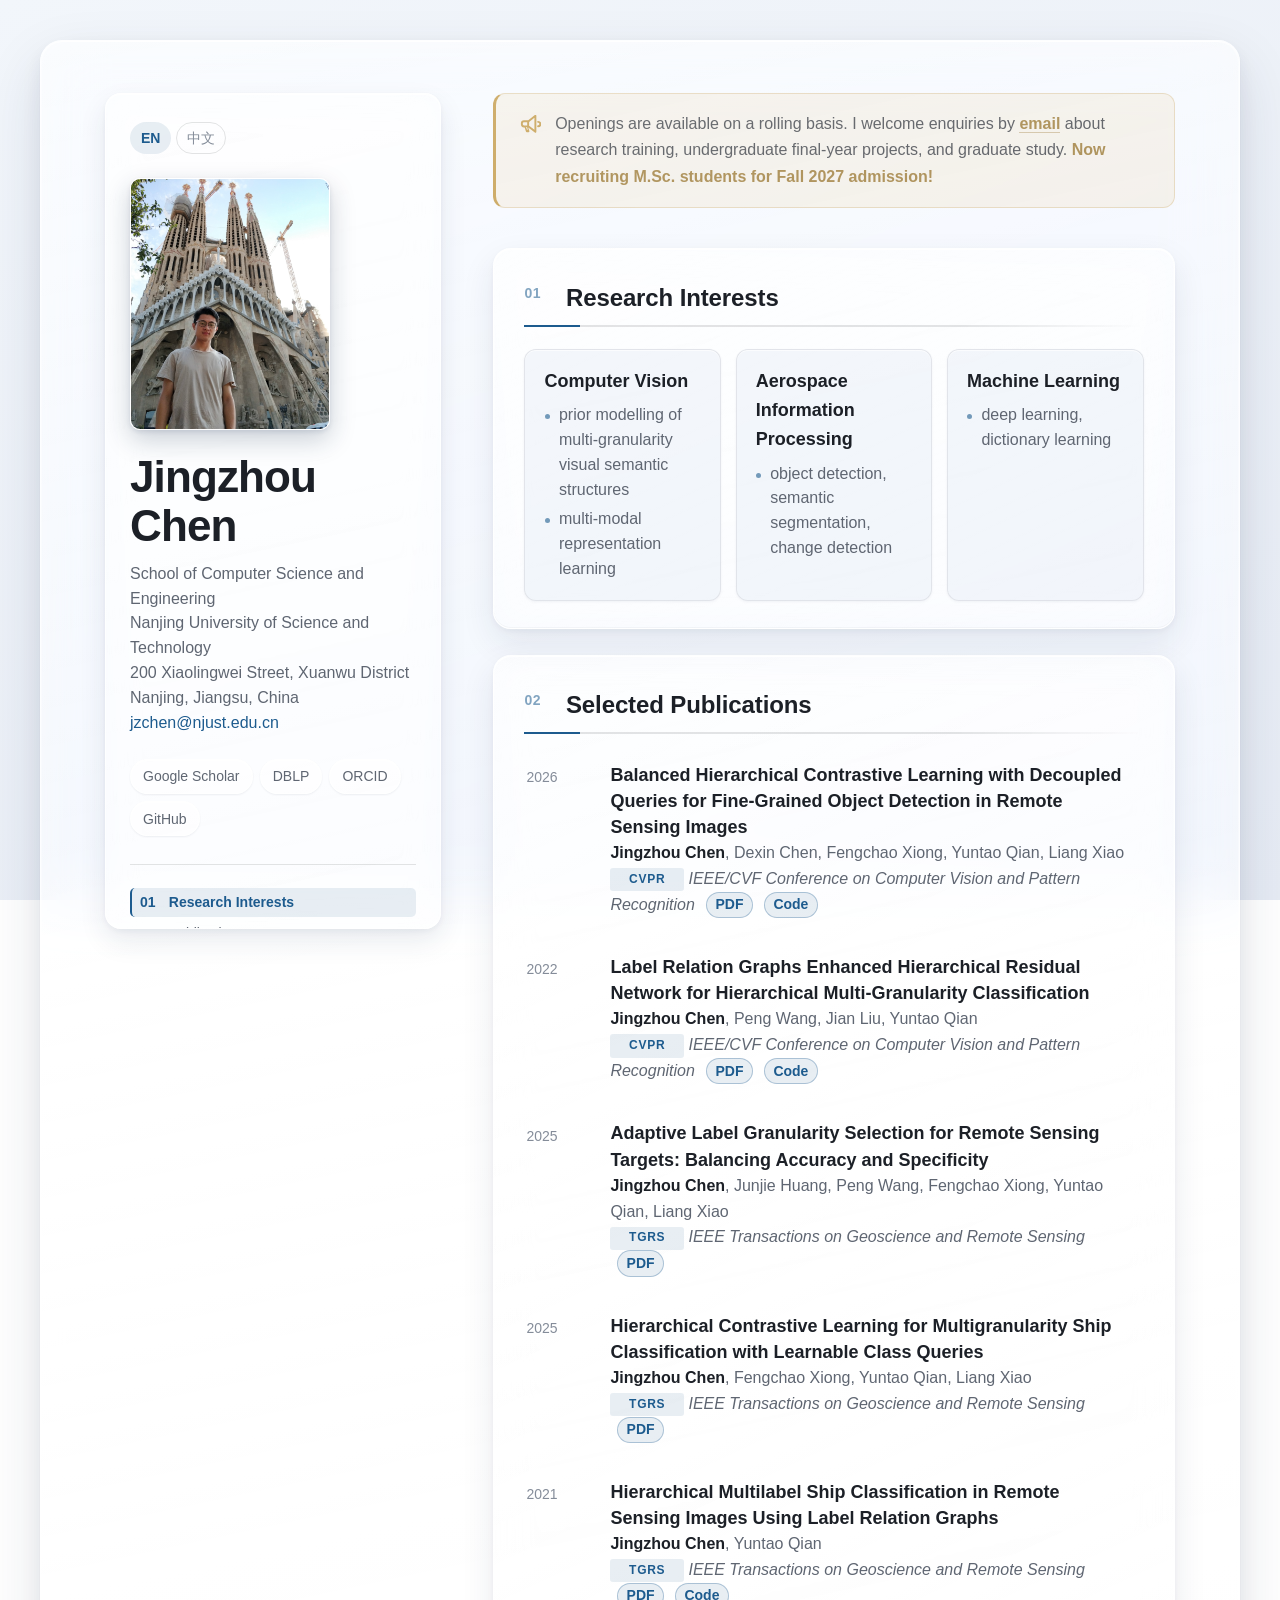
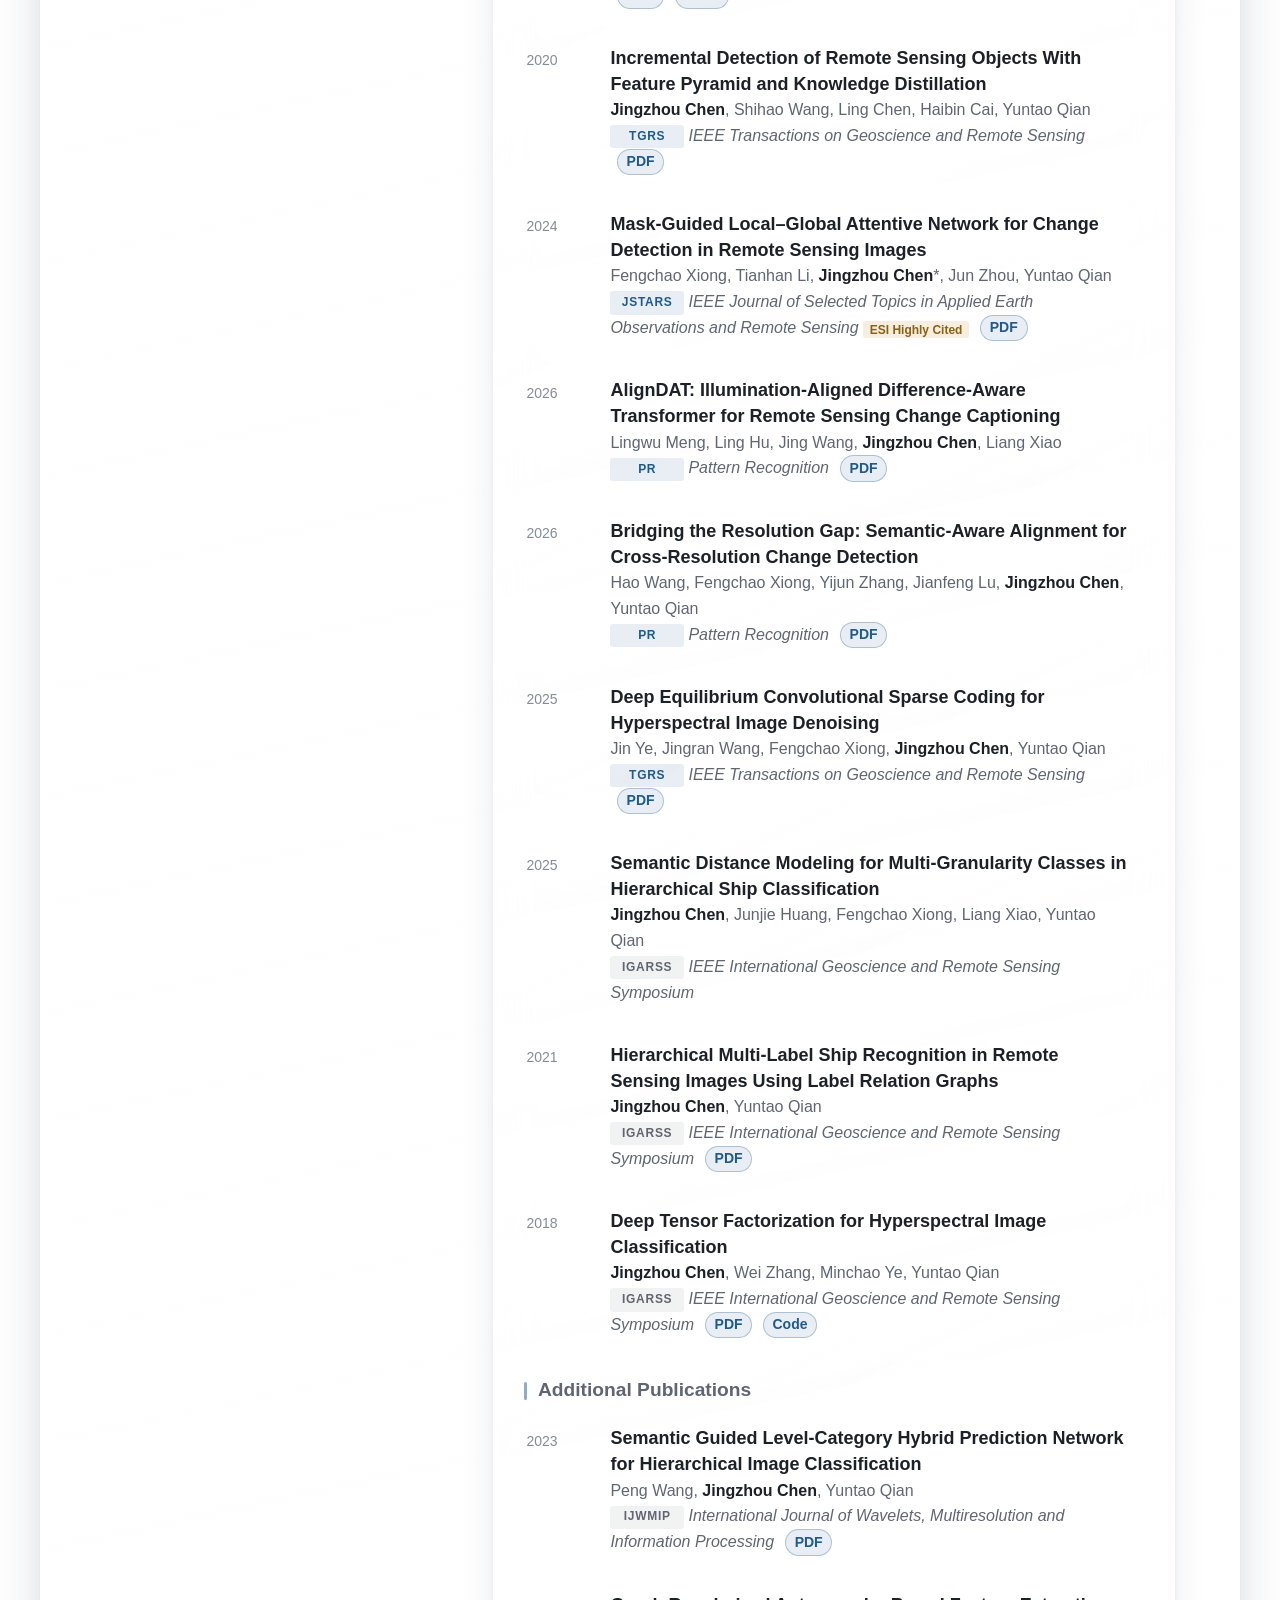
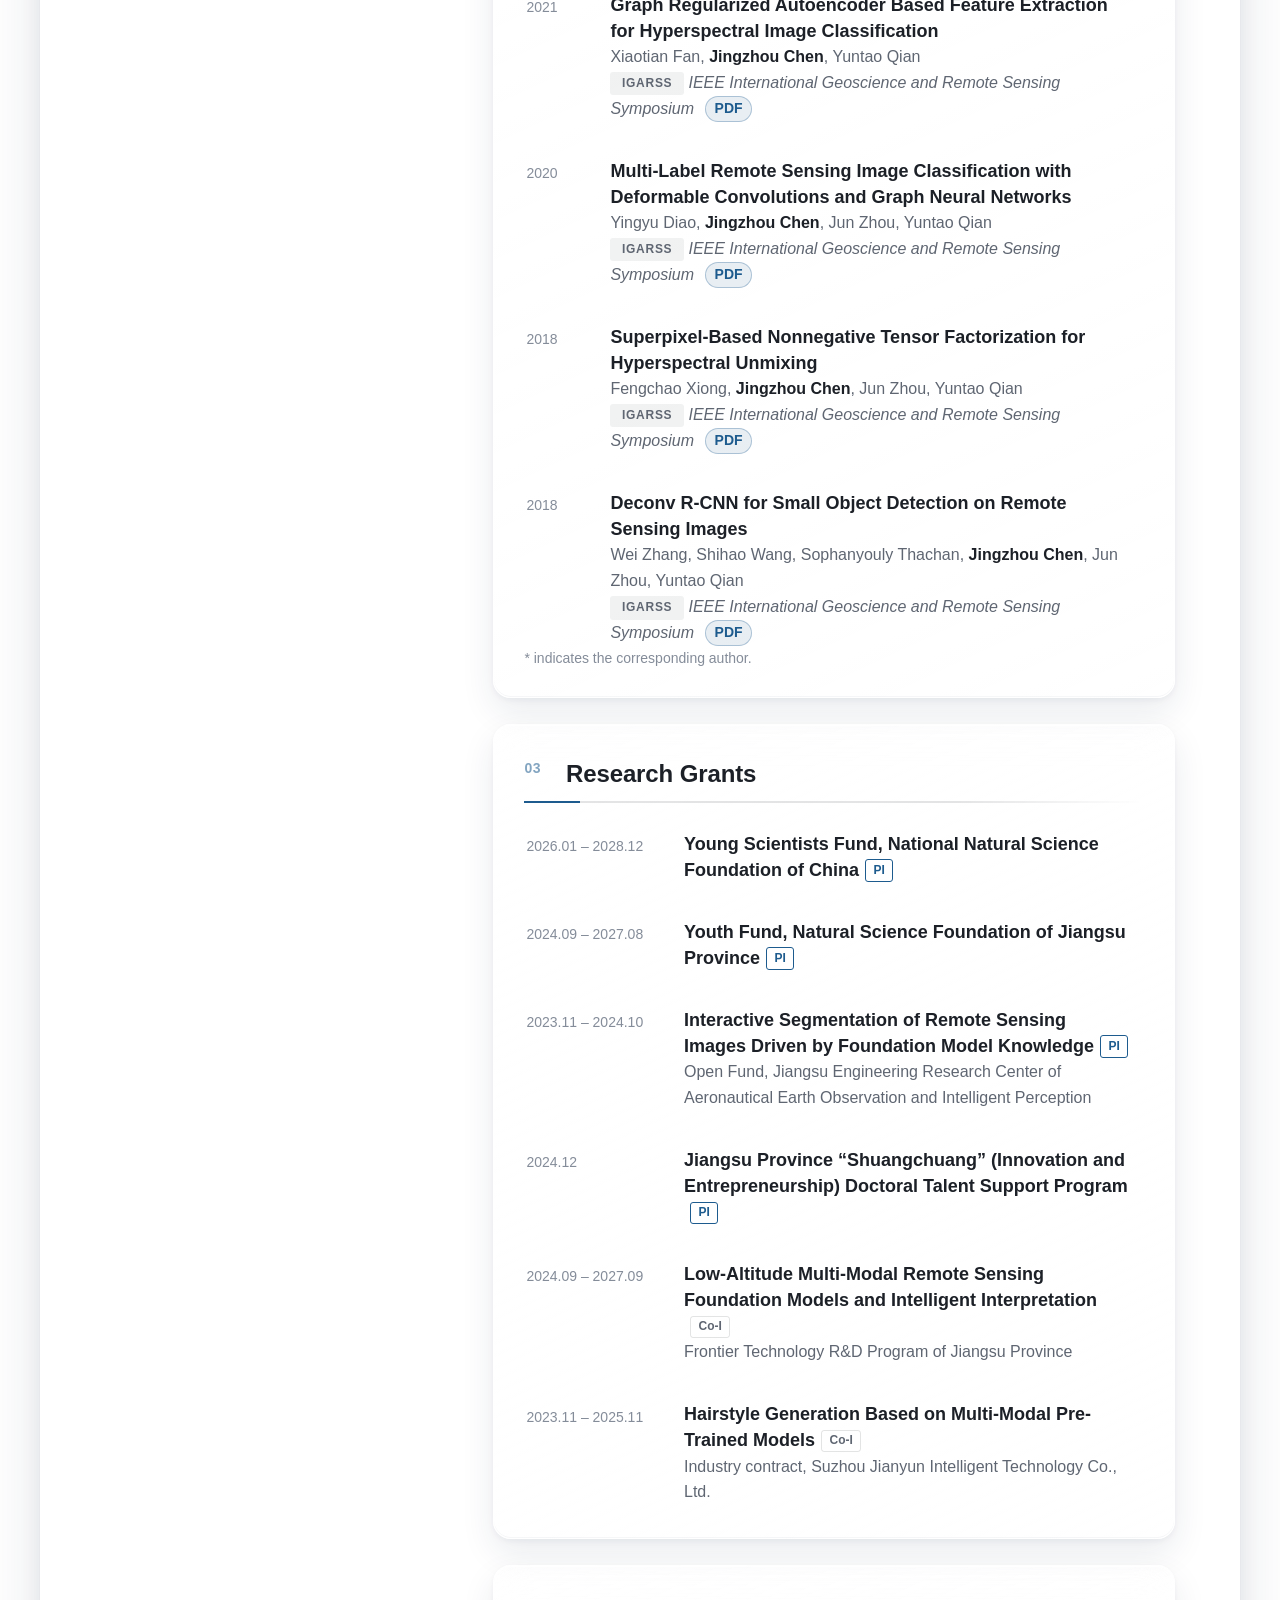
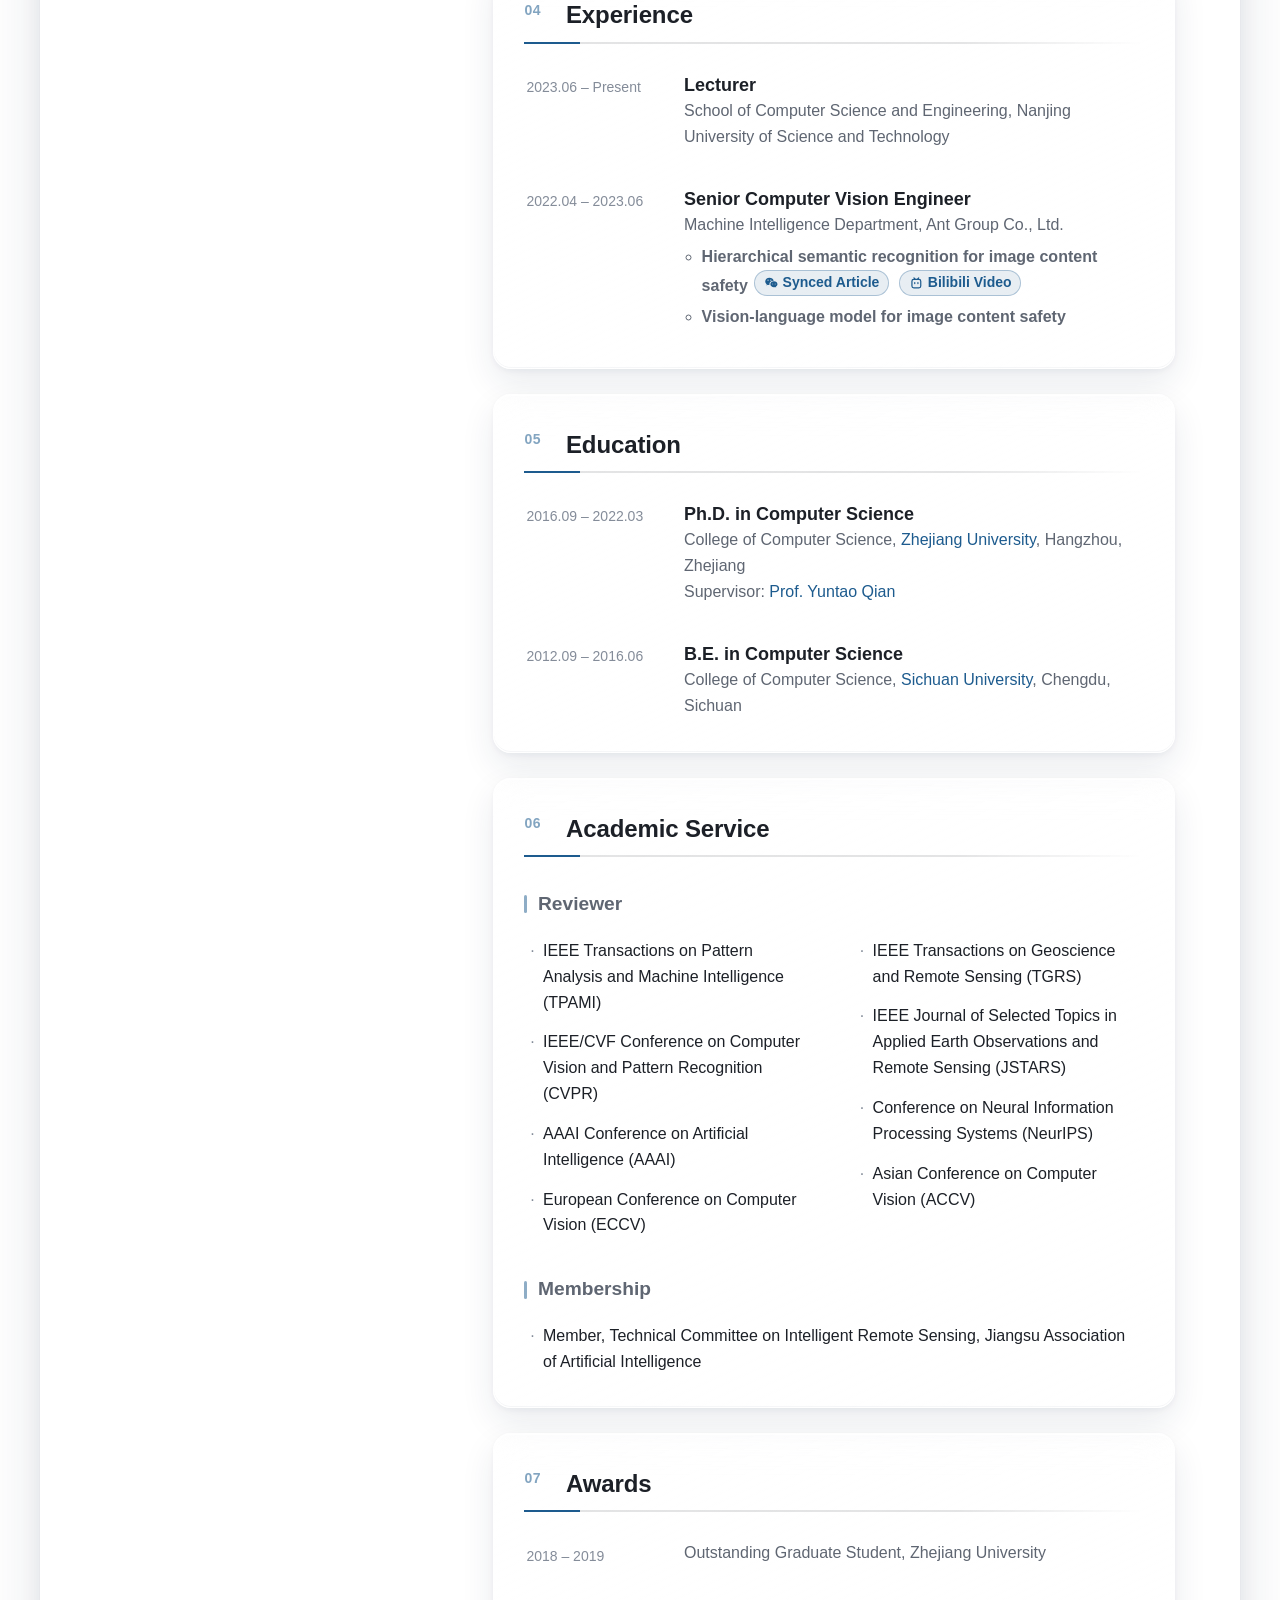
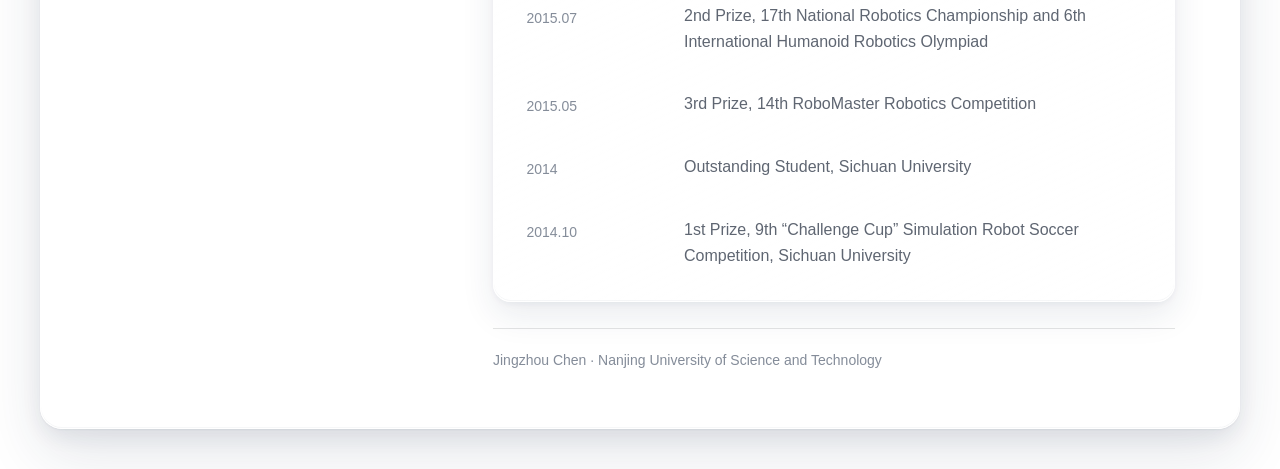
<file: index.html>
<!DOCTYPE html>
<html lang="en">
<head>
<meta charset="utf-8" />
<meta name="viewport" content="width=device-width, initial-scale=1" />
<title>Jingzhou Chen (陈璟洲)</title>
<meta name="description" content="Jingzhou Chen is a Lecturer at the School of Computer Science and Engineering, Nanjing University of Science and Technology, working on computer vision and remote sensing information processing." />
<meta name="author" content="Jingzhou Chen" />
<link rel="shortcut icon" href="favicon.ico" />
<link rel="alternate" hreflang="zh" href="index-zh.html" />
<link rel="alternate" hreflang="en" href="index.html" />
<link rel="stylesheet" href="style.css" />
</head>
<body>
<div class="wrap">

<aside class="sidebar">
  <nav class="lang" aria-label="Language">
    <a href="index.html" class="on" aria-current="page">EN</a>
    <a href="index-zh.html" lang="zh">中文</a>
  </nav>

  <img class="portrait" src="photos/bio.jpg" alt="Portrait of Jingzhou Chen" width="200" height="244" />

  <h1>Jingzhou Chen</h1>
  <p class="affil">
    School of Computer Science and Engineering<br />
    Nanjing University of Science and Technology<br />
    200 Xiaolingwei Street, Xuanwu District<br />
    Nanjing, Jiangsu, China<br />
    <a href="mailto:jzchen@njust.edu.cn">jzchen@njust.edu.cn</a>
  </p>

  <nav class="links">
    <a href="https://scholar.google.com/citations?hl=zh-CN&amp;user=h1VJq4kAAAAJ">Google Scholar</a>
    <a href="https://dblp.org/pid/229/5791.html">DBLP</a>
    <a href="https://orcid.org/0000-0001-7297-4945">ORCID</a>
    <a href="https://github.com/MonsterZhZh">GitHub</a>
  </nav>

  <ul class="toc">
    <li><a href="#research">Research Interests</a></li>
    <li><a href="#publications">Publications</a></li>
    <li><a href="#grants">Research Grants</a></li>
    <li><a href="#experience">Experience</a></li>
    <li><a href="#education">Education</a></li>
    <li><a href="#service">Academic Service</a></li>
    <li><a href="#awards">Awards</a></li>
  </ul>
</aside>

<main class="content">

<aside class="notice">
  <svg class="notice-ico" viewBox="0 0 24 24" fill="currentColor" aria-hidden="true"><path d="M18.5 3.1a1 1 0 0 0-1.06.1L10.6 8.5H6.2A3.2 3.2 0 0 0 3 11.7v1.1a3.2 3.2 0 0 0 3.2 3.2h.7l1.3 4.3a1 1 0 0 0 1 .7h1.6a1 1 0 0 0 .95-1.3L10.6 16h.02l6.82 5.3A1 1 0 0 0 19 20.5V4a1 1 0 0 0-.5-.9ZM17 18.5l-5.5-4.3V10.3L17 6v12.5ZM6.2 10.5h3.3v3.5H6.2a1.2 1.2 0 0 1-1.2-1.2v-1.1a1.2 1.2 0 0 1 1.2-1.2Zm3.1 8-.9-3h.9l.9 3h-.9Z"/><path d="M20.8 9.2a1 1 0 0 0 0 2 1.3 1.3 0 0 1 0 2.6 1 1 0 0 0 0 2 3.3 3.3 0 0 0 0-6.6Z"/></svg>
  <p>Openings are available on a rolling basis. I welcome enquiries by <a href="mailto:jzchen@njust.edu.cn">email</a> about research training, undergraduate final-year projects, and graduate study. <b>Now recruiting M.Sc. students for Fall 2027 admission!</b></p>
</aside>


<section id="research">
  <h2>Research Interests</h2>
  <ul class="interests">
    <li><b>Computer Vision</b><span>prior modelling of multi-granularity visual semantic structures</span><span>multi-modal representation learning</span></li>
    <li><b>Aerospace Information Processing</b><span>object detection, semantic segmentation, change detection</span></li>
    <li><b>Machine Learning</b><span>deep learning, dictionary learning</span></li>
  </ul>
</section>

<section id="publications">
  <h2>Selected Publications</h2>
  <ol class="list">

    <li class="entry">
      <div class="when">2026</div>
      <div>
        <div class="title">Balanced Hierarchical Contrastive Learning with Decoupled Queries for Fine-Grained Object Detection in Remote Sensing Images</div>
        <div class="authors"><span class="me">Jingzhou Chen</span>, Dexin Chen, Fengchao Xiong, Yuntao Qian, Liang Xiao</div>
        <div class="venue">
          <span class="tag major">CVPR</span>
          <i>IEEE/CVF Conference on Computer Vision and Pattern Recognition</i>
          <span class="res"><a href="https://openaccess.thecvf.com/content/CVPR2026/html/Chen_Balanced_Hierarchical_Contrastive_Learning_with_Decoupled_Queries_for_Fine-grained_Object_CVPR_2026_paper.html">PDF</a> <a href="https://github.com/chncdx/BHCL">Code</a></span>
        </div>
      </div>
    </li>

    <li class="entry">
      <div class="when">2022</div>
      <div>
        <div class="title">Label Relation Graphs Enhanced Hierarchical Residual Network for Hierarchical Multi-Granularity Classification</div>
        <div class="authors"><span class="me">Jingzhou Chen</span>, Peng Wang, Jian Liu, Yuntao Qian</div>
        <div class="venue">
          <span class="tag major">CVPR</span>
          <i>IEEE/CVF Conference on Computer Vision and Pattern Recognition</i>
          <span class="res"><a href="pub/HRN.pdf">PDF</a> <a href="https://github.com/MonsterZhZh/HRN">Code</a></span>
        </div>
      </div>
    </li>

    <li class="entry">
      <div class="when">2025</div>
      <div>
        <div class="title">Adaptive Label Granularity Selection for Remote Sensing Targets: Balancing Accuracy and Specificity</div>
        <div class="authors"><span class="me">Jingzhou Chen</span>, Junjie Huang, Peng Wang, Fengchao Xiong, Yuntao Qian, Liang Xiao</div>
        <div class="venue">
          <span class="tag major">TGRS</span>
          <i>IEEE Transactions on Geoscience and Remote Sensing</i>
          <span class="res"><a href="https://ieeexplore.ieee.org/document/11145164/">PDF</a></span>
        </div>
      </div>
    </li>

    <li class="entry">
      <div class="when">2025</div>
      <div>
        <div class="title">Hierarchical Contrastive Learning for Multigranularity Ship Classification with Learnable Class Queries</div>
        <div class="authors"><span class="me">Jingzhou Chen</span>, Fengchao Xiong, Yuntao Qian, Liang Xiao</div>
        <div class="venue">
          <span class="tag major">TGRS</span>
          <i>IEEE Transactions on Geoscience and Remote Sensing</i>
          <span class="res"><a href="https://ieeexplore.ieee.org/document/10994992/">PDF</a></span>
        </div>
      </div>
    </li>

    <li class="entry">
      <div class="when">2021</div>
      <div>
        <div class="title">Hierarchical Multilabel Ship Classification in Remote Sensing Images Using Label Relation Graphs</div>
        <div class="authors"><span class="me">Jingzhou Chen</span>, Yuntao Qian</div>
        <div class="venue">
          <span class="tag major">TGRS</span>
          <i>IEEE Transactions on Geoscience and Remote Sensing</i>
          <span class="res"><a href="pub/HMC.pdf">PDF</a> <a href="https://github.com/MonsterZhZh/HMC">Code</a></span>
        </div>
      </div>
    </li>

    <li class="entry">
      <div class="when">2020</div>
      <div>
        <div class="title">Incremental Detection of Remote Sensing Objects With Feature Pyramid and Knowledge Distillation</div>
        <div class="authors"><span class="me">Jingzhou Chen</span>, Shihao Wang, Ling Chen, Haibin Cai, Yuntao Qian</div>
        <div class="venue">
          <span class="tag major">TGRS</span>
          <i>IEEE Transactions on Geoscience and Remote Sensing</i>
          <span class="res"><a href="pub/incremental.pdf">PDF</a></span>
        </div>
      </div>
    </li>

    <li class="entry">
      <div class="when">2024</div>
      <div>
        <div class="title">Mask-Guided Local–Global Attentive Network for Change Detection in Remote Sensing Images</div>
        <div class="authors">Fengchao Xiong, Tianhan Li, <span class="me">Jingzhou Chen</span>*, Jun Zhou, Yuntao Qian</div>
        <div class="venue">
          <span class="tag major">JSTARS</span>
          <i>IEEE Journal of Selected Topics in Applied Earth Observations and Remote Sensing</i>
          <span class="honor">ESI Highly Cited</span>
          <span class="res"><a href="https://ieeexplore.ieee.org/document/10381757?source=authoralert">PDF</a></span>
        </div>
      </div>
    </li>

    <li class="entry">
      <div class="when">2026</div>
      <div>
        <div class="title">AlignDAT: Illumination-Aligned Difference-Aware Transformer for Remote Sensing Change Captioning</div>
        <div class="authors">Lingwu Meng, Ling Hu, Jing Wang, <span class="me">Jingzhou Chen</span>, Liang Xiao</div>
        <div class="venue">
          <span class="tag major">PR</span>
          <i>Pattern Recognition</i>
          <span class="res"><a href="https://doi.org/10.1016/j.patcog.2026.114693">PDF</a></span>
        </div>
      </div>
    </li>

    <li class="entry">
      <div class="when">2026</div>
      <div>
        <div class="title">Bridging the Resolution Gap: Semantic-Aware Alignment for Cross-Resolution Change Detection</div>
        <div class="authors">Hao Wang, Fengchao Xiong, Yijun Zhang, Jianfeng Lu, <span class="me">Jingzhou Chen</span>, Yuntao Qian</div>
        <div class="venue">
          <span class="tag major">PR</span>
          <i>Pattern Recognition</i>
          <span class="res"><a href="https://doi.org/10.1016/j.patcog.2026.113053">PDF</a></span>
        </div>
      </div>
    </li>

    <li class="entry">
      <div class="when">2025</div>
      <div>
        <div class="title">Deep Equilibrium Convolutional Sparse Coding for Hyperspectral Image Denoising</div>
        <div class="authors">Jin Ye, Jingran Wang, Fengchao Xiong, <span class="me">Jingzhou Chen</span>, Yuntao Qian</div>
        <div class="venue">
          <span class="tag major">TGRS</span>
          <i>IEEE Transactions on Geoscience and Remote Sensing</i>
          <span class="res"><a href="https://ieeexplore.ieee.org/document/11142815/">PDF</a></span>
        </div>
      </div>
    </li>

    <li class="entry">
      <div class="when">2025</div>
      <div>
        <div class="title">Semantic Distance Modeling for Multi-Granularity Classes in Hierarchical Ship Classification</div>
        <div class="authors"><span class="me">Jingzhou Chen</span>, Junjie Huang, Fengchao Xiong, Liang Xiao, Yuntao Qian</div>
        <div class="venue">
          <span class="tag">IGARSS</span>
          <i>IEEE International Geoscience and Remote Sensing Symposium</i>
        </div>
      </div>
    </li>

    <li class="entry">
      <div class="when">2021</div>
      <div>
        <div class="title">Hierarchical Multi-Label Ship Recognition in Remote Sensing Images Using Label Relation Graphs</div>
        <div class="authors"><span class="me">Jingzhou Chen</span>, Yuntao Qian</div>
        <div class="venue">
          <span class="tag">IGARSS</span>
          <i>IEEE International Geoscience and Remote Sensing Symposium</i>
          <span class="res"><a href="pub/HMC_Ship.pdf">PDF</a></span>
        </div>
      </div>
    </li>

    <li class="entry">
      <div class="when">2018</div>
      <div>
        <div class="title">Deep Tensor Factorization for Hyperspectral Image Classification</div>
        <div class="authors"><span class="me">Jingzhou Chen</span>, Wei Zhang, Minchao Ye, Yuntao Qian</div>
        <div class="venue">
          <span class="tag">IGARSS</span>
          <i>IEEE International Geoscience and Remote Sensing Symposium</i>
          <span class="res"><a href="pub/Deep_Tensor.pdf">PDF</a> <a href="https://github.com/MonsterZhZh/DEEP-TENSOR-FACTORIZATION-FOR-HYPERSPECTRAL-IMAGE-CLASSIFICATION">Code</a></span>
        </div>
      </div>
    </li>

  </ol>

  <h3>Additional Publications</h3>
  <ol class="list">

    <li class="entry">
      <div class="when">2023</div>
      <div>
        <div class="title">Semantic Guided Level-Category Hybrid Prediction Network for Hierarchical Image Classification</div>
        <div class="authors">Peng Wang, <span class="me">Jingzhou Chen</span>, Yuntao Qian</div>
        <div class="venue">
          <span class="tag">IJWMIP</span>
          <i>International Journal of Wavelets, Multiresolution and Information Processing</i>
          <span class="res"><a href="https://arxiv.org/abs/2211.12277">PDF</a></span>
        </div>
      </div>
    </li>

    <li class="entry">
      <div class="when">2021</div>
      <div>
        <div class="title">Graph Regularized Autoencoder Based Feature Extraction for Hyperspectral Image Classification</div>
        <div class="authors">Xiaotian Fan, <span class="me">Jingzhou Chen</span>, Yuntao Qian</div>
        <div class="venue">
          <span class="tag">IGARSS</span>
          <i>IEEE International Geoscience and Remote Sensing Symposium</i>
          <span class="res"><a href="pub/xtfan.pdf">PDF</a></span>
        </div>
      </div>
    </li>

    <li class="entry">
      <div class="when">2020</div>
      <div>
        <div class="title">Multi-Label Remote Sensing Image Classification with Deformable Convolutions and Graph Neural Networks</div>
        <div class="authors">Yingyu Diao, <span class="me">Jingzhou Chen</span>, Jun Zhou, Yuntao Qian</div>
        <div class="venue">
          <span class="tag">IGARSS</span>
          <i>IEEE International Geoscience and Remote Sensing Symposium</i>
          <span class="res"><a href="pub/dyyu.pdf">PDF</a></span>
        </div>
      </div>
    </li>

    <li class="entry">
      <div class="when">2018</div>
      <div>
        <div class="title">Superpixel-Based Nonnegative Tensor Factorization for Hyperspectral Unmixing</div>
        <div class="authors">Fengchao Xiong, <span class="me">Jingzhou Chen</span>, Jun Zhou, Yuntao Qian</div>
        <div class="venue">
          <span class="tag">IGARSS</span>
          <i>IEEE International Geoscience and Remote Sensing Symposium</i>
          <span class="res"><a href="pub/fcxiong.pdf">PDF</a></span>
        </div>
      </div>
    </li>

    <li class="entry">
      <div class="when">2018</div>
      <div>
        <div class="title">Deconv R-CNN for Small Object Detection on Remote Sensing Images</div>
        <div class="authors">Wei Zhang, Shihao Wang, Sophanyouly Thachan, <span class="me">Jingzhou Chen</span>, Jun Zhou, Yuntao Qian</div>
        <div class="venue">
          <span class="tag">IGARSS</span>
          <i>IEEE International Geoscience and Remote Sensing Symposium</i>
          <span class="res"><a href="pub/wzhang.pdf">PDF</a></span>
        </div>
      </div>
    </li>

  </ol>
  <p class="note">* indicates the corresponding author.</p>
</section>

<section id="grants">
  <h2>Research Grants</h2>
  <ul class="list timeline">

    <li class="entry">
      <div class="when">2026.01 – 2028.12</div>
      <div>
        <div class="title">Young Scientists Fund, National Natural Science Foundation of China<span class="role-chip pi">PI</span></div>
      </div>
    </li>

    <li class="entry">
      <div class="when">2024.09 – 2027.08</div>
      <div>
        <div class="title">Youth Fund, Natural Science Foundation of Jiangsu Province<span class="role-chip pi">PI</span></div>
      </div>
    </li>

    <li class="entry">
      <div class="when">2023.11 – 2024.10</div>
      <div>
        <div class="title">Interactive Segmentation of Remote Sensing Images Driven by Foundation Model Knowledge<span class="role-chip pi">PI</span></div>
        <div class="venue">Open Fund, Jiangsu Engineering Research Center of Aeronautical Earth Observation and Intelligent Perception</div>
      </div>
    </li>

    <li class="entry">
      <div class="when">2024.12</div>
      <div>
        <div class="title">Jiangsu Province &ldquo;Shuangchuang&rdquo; (Innovation and Entrepreneurship) Doctoral Talent Support Program<span class="role-chip pi">PI</span></div>
      </div>
    </li>

    <li class="entry">
      <div class="when">2024.09 – 2027.09</div>
      <div>
        <div class="title">Low-Altitude Multi-Modal Remote Sensing Foundation Models and Intelligent Interpretation<span class="role-chip">Co-I</span></div>
        <div class="venue">Frontier Technology R&amp;D Program of Jiangsu Province</div>
      </div>
    </li>


    <li class="entry">
      <div class="when">2023.11 – 2025.11</div>
      <div>
        <div class="title">Hairstyle Generation Based on Multi-Modal Pre-Trained Models<span class="role-chip">Co-I</span></div>
        <div class="venue">Industry contract, Suzhou Jianyun Intelligent Technology Co., Ltd.</div>
      </div>
    </li>

  </ul>
</section>

<section id="experience">
  <h2>Experience</h2>
  <ul class="list timeline">
    <li class="entry">
      <div class="when">2023.06 – Present</div>
      <div>
        <div class="title">Lecturer</div>
        <div class="venue">School of Computer Science and Engineering, Nanjing University of Science and Technology</div>
      </div>
    </li>
    <li class="entry">
      <div class="when">2022.04 – 2023.06</div>
      <div>
        <div class="title">Senior Computer Vision Engineer</div>
        <div class="venue">Machine Intelligence Department, Ant Group Co., Ltd.</div>
        <ul class="sub">
          <li><b>Hierarchical semantic recognition for image content safety</b><span class="res"><a href="https://mp.weixin.qq.com/s/Rsdyly-2O77h52Byd1TcYw"><svg class="ico" viewBox="0 0 24 24" fill="currentColor" aria-hidden="true"><path d="M8.9 3C5.1 3 2 5.7 2 9c0 1.9 1 3.5 2.6 4.7l-.6 2 2.3-1.2c.7.2 1.5.3 2.3.3h.4a5.3 5.3 0 0 1-.2-1.4c0-3.1 2.9-5.6 6.5-5.6h.6C15.2 4.9 12.3 3 8.9 3ZM6.6 5.9a.9.9 0 1 1 0 1.8.9.9 0 0 1 0-1.8Zm4.6 0a.9.9 0 1 1 0 1.8.9.9 0 0 1 0-1.8Z"/><path d="M22 13.4c0-2.7-2.6-4.8-5.8-4.8s-5.8 2.1-5.8 4.8 2.6 4.8 5.8 4.8c.7 0 1.3-.1 1.9-.3l1.8 1-.5-1.6c1.6-.9 2.6-2.3 2.6-3.9Zm-7.7-1.3a.8.8 0 1 1 0 1.6.8.8 0 0 1 0-1.6Zm3.9 0a.8.8 0 1 1 0 1.6.8.8 0 0 1 0-1.6Z"/></svg>Synced Article</a> <a href="https://www.bilibili.com/video/BV1u3411u7uh/"><svg class="ico" viewBox="0 0 24 24" fill="currentColor" aria-hidden="true"><path d="M7.4 2.3a1 1 0 0 1 1.4 0L11 4.5h2l2.2-2.2a1 1 0 0 1 1.4 1.4l-.8.8h.4a4 4 0 0 1 4 4v8a4 4 0 0 1-4 4H7.8a4 4 0 0 1-4-4v-8a4 4 0 0 1 4-4h.4l-.8-.8a1 1 0 0 1 0-1.4Zm.4 4.2a2 2 0 0 0-2 2v8a2 2 0 0 0 2 2h8.4a2 2 0 0 0 2-2v-8a2 2 0 0 0-2-2H7.8Zm1.6 3.3a1 1 0 0 1 1 1v1.5a1 1 0 1 1-2 0v-1.5a1 1 0 0 1 1-1Zm5.2 0a1 1 0 0 1 1 1v1.5a1 1 0 1 1-2 0v-1.5a1 1 0 0 1 1-1Z"/></svg>Bilibili Video</a></span></li>
          <li><b>Vision-language model for image content safety</b></li>
        </ul>
      </div>
    </li>
  </ul>
</section>

<section id="education">
  <h2>Education</h2>
  <ul class="list timeline">
    <li class="entry">
      <div class="when">2016.09 – 2022.03</div>
      <div>
        <div class="title">Ph.D. in Computer Science</div>
        <div class="venue">
          College of Computer Science, <a href="http://www.zju.edu.cn/">Zhejiang University</a>, Hangzhou, Zhejiang<br />
          Supervisor: <a href="https://person.zju.edu.cn/en/0098296">Prof. Yuntao Qian</a>
        </div>
      </div>
    </li>
    <li class="entry">
      <div class="when">2012.09 – 2016.06</div>
      <div>
        <div class="title">B.E. in Computer Science</div>
        <div class="venue">
          College of Computer Science, <a href="https://www.scu.edu.cn/">Sichuan University</a>, Chengdu, Sichuan
        </div>
      </div>
    </li>
  </ul>
</section>

<section id="service">
  <h2>Academic Service</h2>

  <h3>Reviewer</h3>
  <ul class="inline cols2">
    <li>IEEE Transactions on Pattern Analysis and Machine Intelligence (TPAMI)</li>
    <li>IEEE/CVF Conference on Computer Vision and Pattern Recognition (CVPR)</li>
    <li>AAAI Conference on Artificial Intelligence (AAAI)</li>
    <li>European Conference on Computer Vision (ECCV)</li>
    <li>IEEE Transactions on Geoscience and Remote Sensing (TGRS)</li>
    <li>IEEE Journal of Selected Topics in Applied Earth Observations and Remote Sensing (JSTARS)</li>
    <li>Conference on Neural Information Processing Systems (NeurIPS)</li>
    <li>Asian Conference on Computer Vision (ACCV)</li>
  </ul>

  <h3>Membership</h3>
  <ul class="inline">
    <li>Member, Technical Committee on Intelligent Remote Sensing, Jiangsu Association of Artificial Intelligence</li>
  </ul>
</section>


<section id="awards">
  <h2>Awards</h2>
  <ul class="list timeline">
    <li class="entry">
      <div class="when">2018 – 2019</div>
      <div class="venue">Outstanding Graduate Student, Zhejiang University</div>
    </li>
    <li class="entry">
      <div class="when">2015.07</div>
      <div class="venue">2nd Prize, 17th National Robotics Championship and 6th International Humanoid Robotics Olympiad</div>
    </li>
    <li class="entry">
      <div class="when">2015.05</div>
      <div class="venue">3rd Prize, 14th RoboMaster Robotics Competition</div>
    </li>
    <li class="entry">
      <div class="when">2014</div>
      <div class="venue">Outstanding Student, Sichuan University</div>
    </li>
    <li class="entry">
      <div class="when">2014.10</div>
      <div class="venue">1st Prize, 9th &ldquo;Challenge Cup&rdquo; Simulation Robot Soccer Competition, Sichuan University</div>
    </li>
  </ul>
</section>

<footer>
  <span>Jingzhou Chen &middot; Nanjing University of Science and Technology</span>
  <span class="updated" hidden>Last updated <time></time></span>
</footer>

</main>
</div>

<a class="to-top" href="#" aria-label="Back to top" title="Back to top"><svg viewBox="0 0 24 24" fill="none" stroke="currentColor" stroke-width="2" stroke-linecap="round" stroke-linejoin="round" aria-hidden="true"><path d="m6 15 6-6 6 6"/></svg></a>

<script>
/* Highlight the sidebar entry for whichever section is currently in view. */
(function () {
  var links = Array.prototype.slice.call(document.querySelectorAll('.toc a'));
  if (!links.length) return;

  var sections = links.map(function (a) {
    return document.querySelector(a.getAttribute('href'));
  });

  var queued = false;
  function update() {
    queued = false;
    var probe = window.scrollY + window.innerHeight * 0.22;
    var current = 0;
    for (var i = 0; i < sections.length; i++) {
      if (!sections[i]) continue;
      var top = sections[i].getBoundingClientRect().top + window.scrollY;
      if (top <= probe) current = i;
    }
    /* pin to the last entry at the page bottom — but only when the page is
       actually scrollable, otherwise this misfires before images settle */
    var scrollable = document.documentElement.scrollHeight - window.innerHeight;
    if (scrollable > 8 && window.scrollY >= scrollable - 4) {
      current = sections.length - 1;
    }
    for (var j = 0; j < links.length; j++) {
      links[j].classList.toggle('on', j === current);
    }
  }

  function onScroll() {
    if (!queued) { queued = true; requestAnimationFrame(update); }
  }

  var toTop = document.querySelector('.to-top');
  function onScrollAll() {
    onScroll();
    if (toTop) toTop.classList.toggle('show', window.scrollY > window.innerHeight * 0.8);
  }
  addEventListener('scroll', onScrollAll, { passive: true });
  addEventListener('resize', onScroll);
  addEventListener('load', onScroll);   /* re-measure once images have sized */
  update();
  onScrollAll();

  /* Footer stamp from the Last-Modified the server sent. Browsers report
     the current time when the header is missing, so only show it when
     the value is clearly older than this page load. */
  var stamp = document.querySelector('.updated');
  var mod = new Date(document.lastModified);
  if (stamp && !isNaN(mod) && Date.now() - mod.getTime() > 60000) {
    stamp.querySelector('time').dateTime = mod.toISOString().slice(0, 10);
    stamp.querySelector('time').textContent = mod.toLocaleDateString('en-GB',
      { year: 'numeric', month: 'long', day: 'numeric' });
    stamp.hidden = false;
  }
})();
</script>
</body>
</html>
</file>
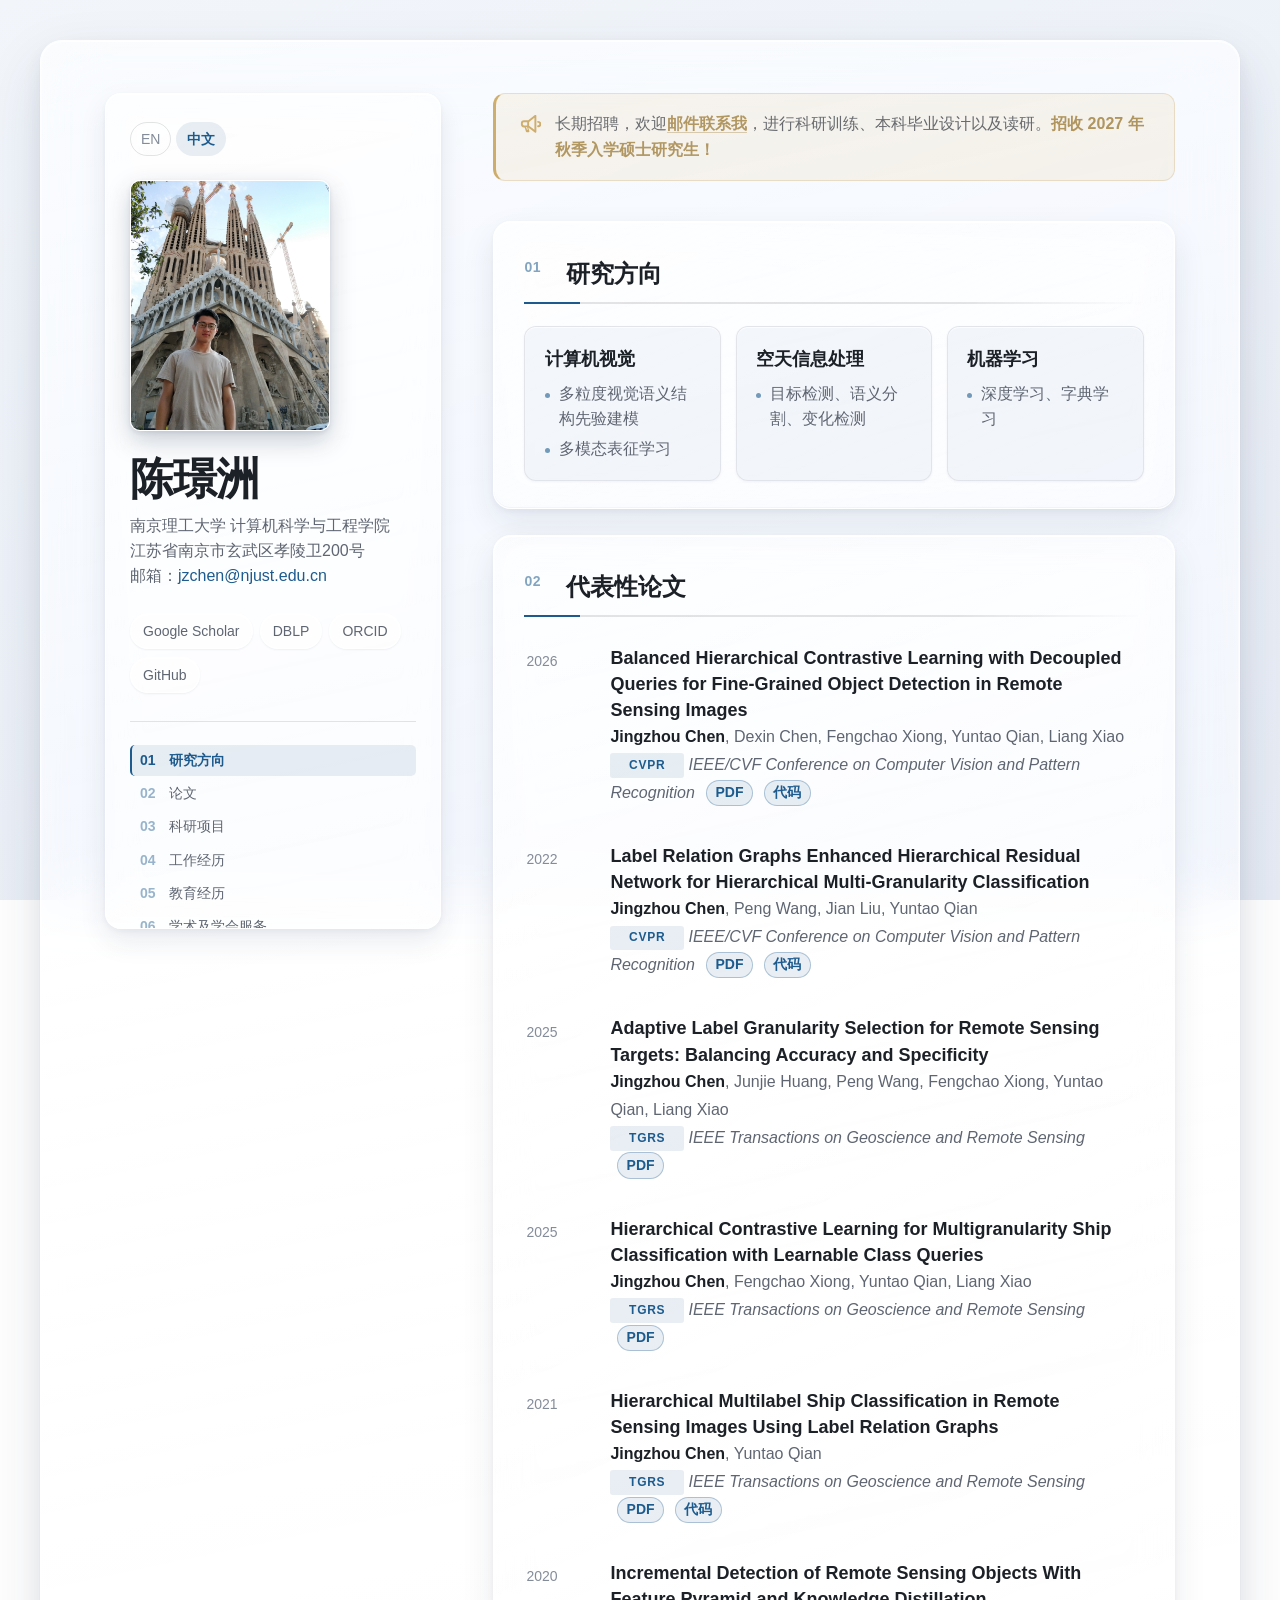
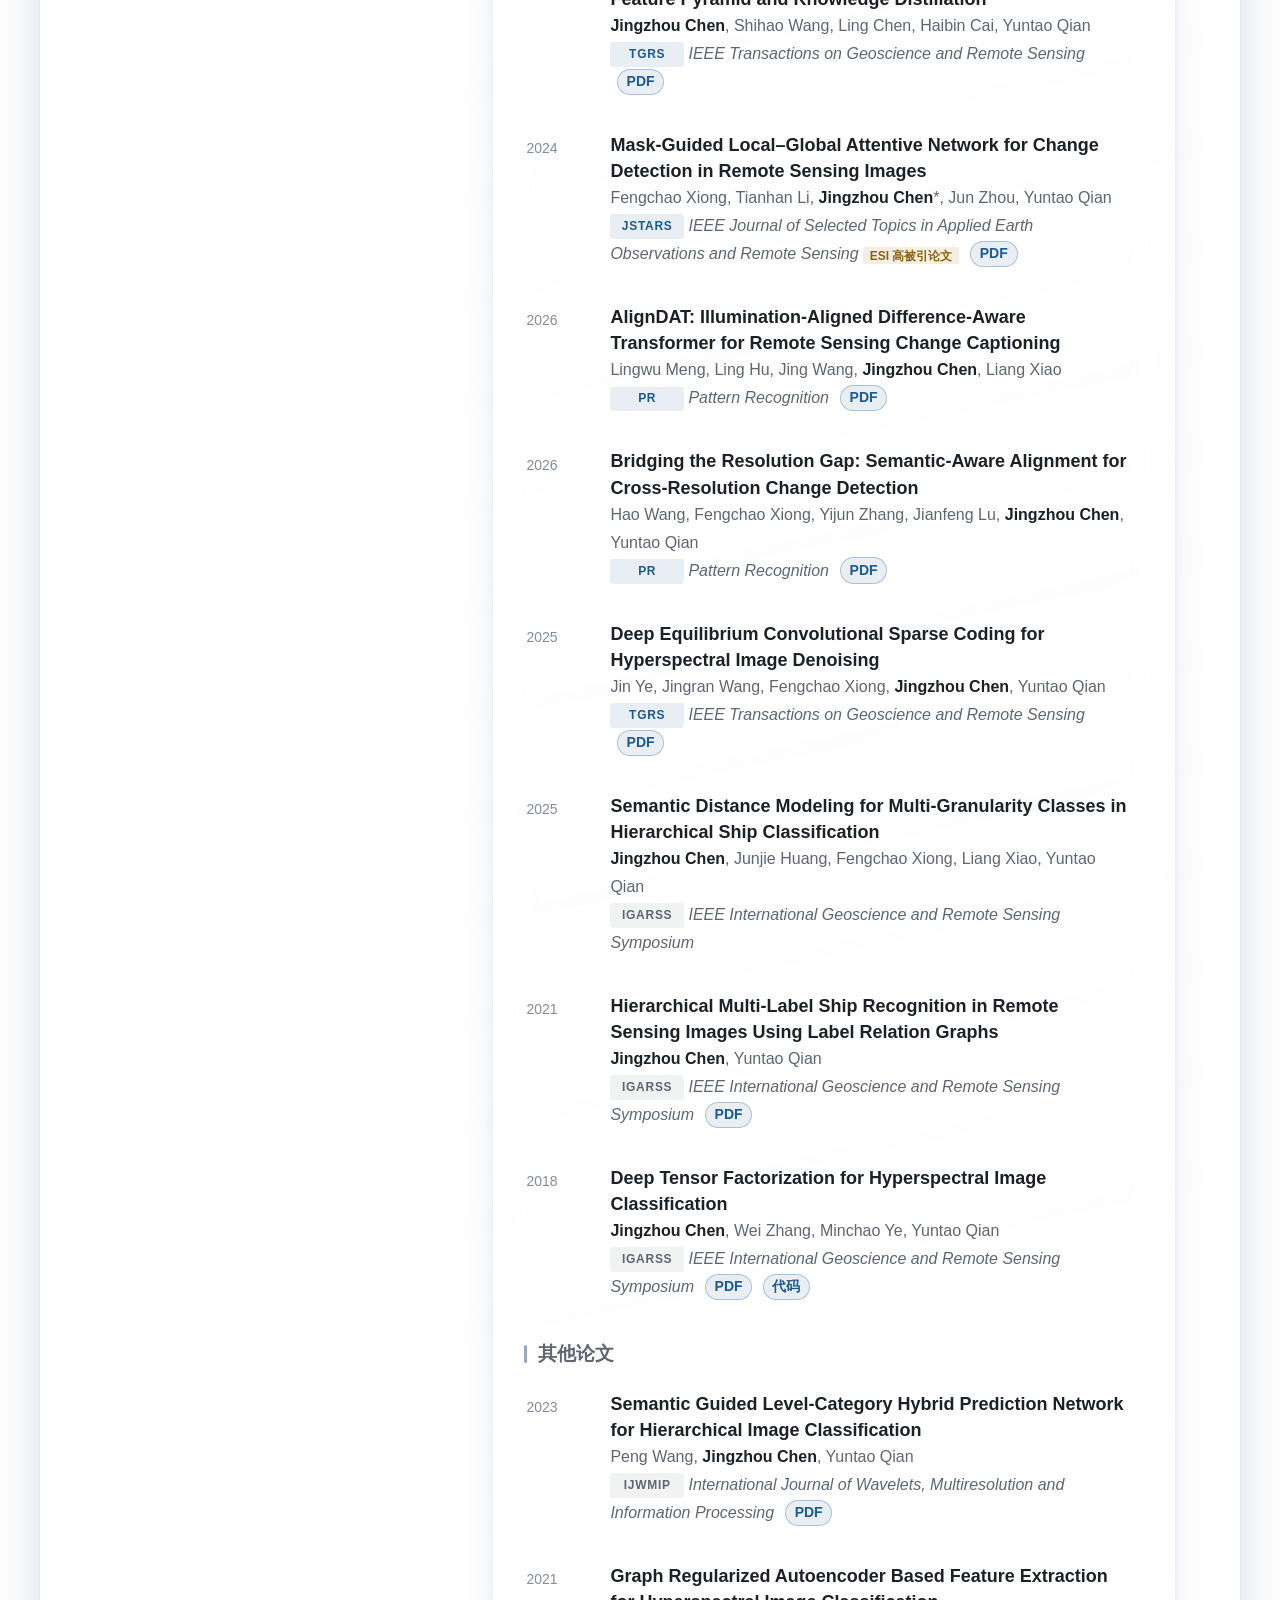
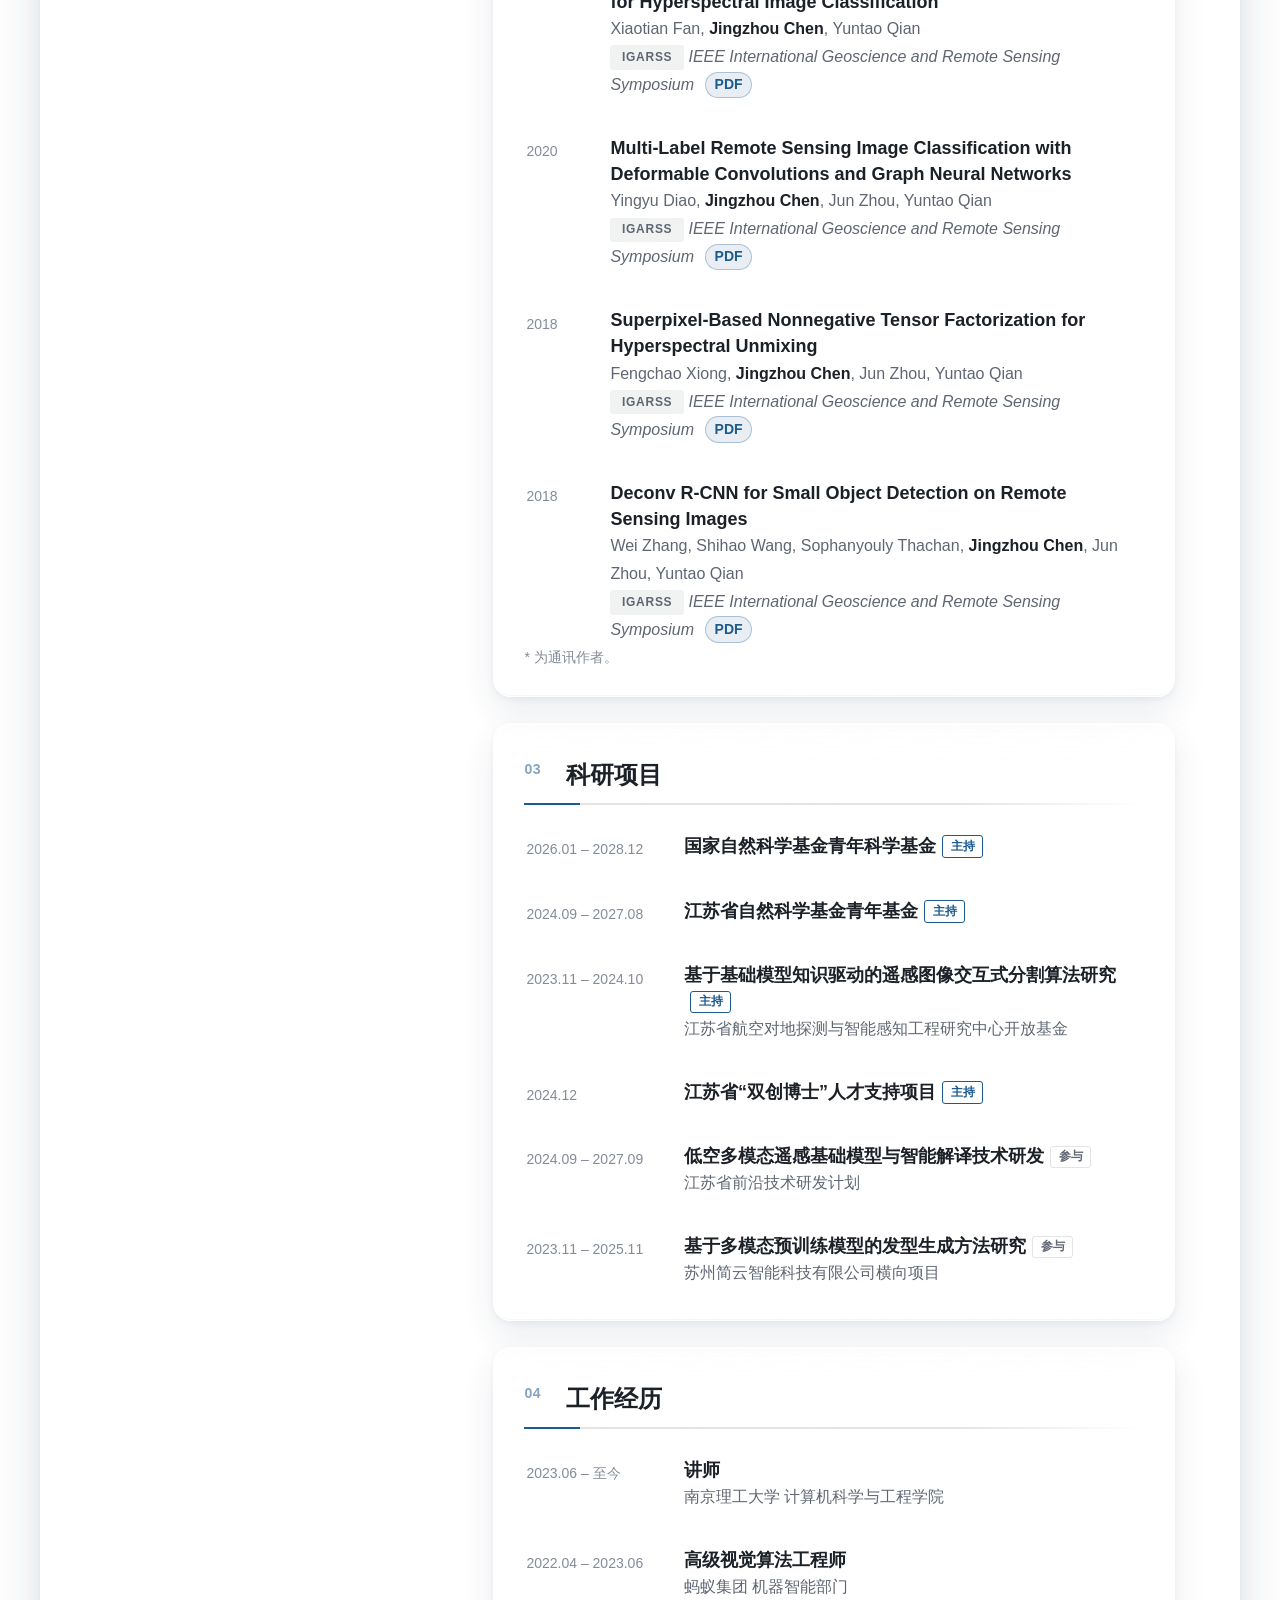
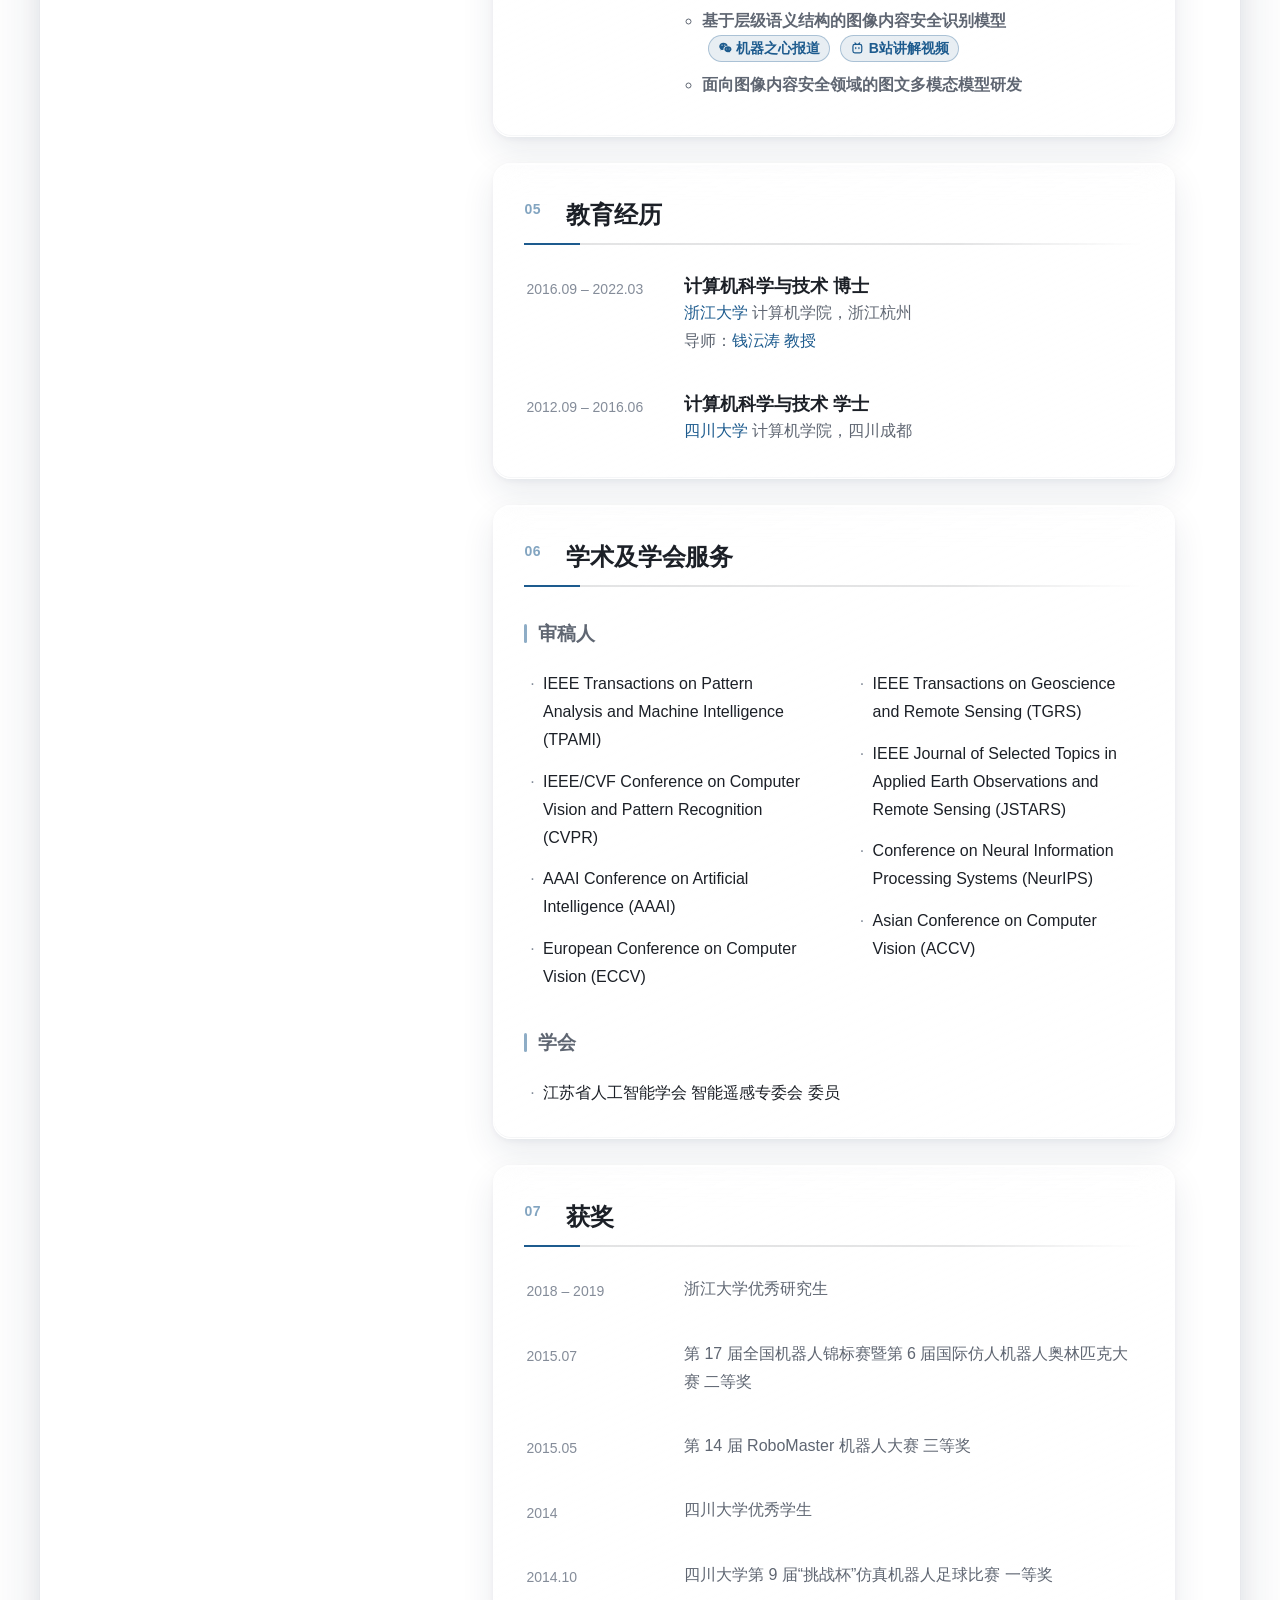
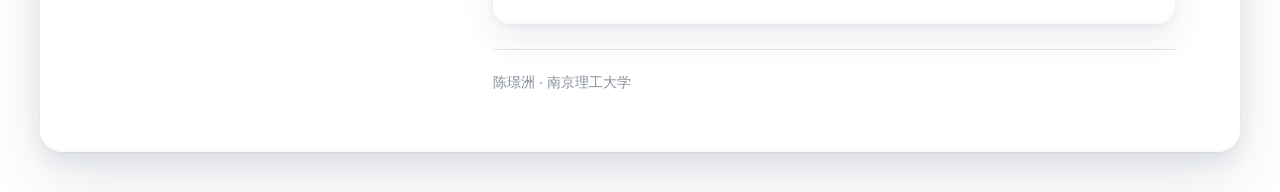
<file: index-zh.html>
<!DOCTYPE html>
<html lang="zh-CN">
<head>
<meta charset="utf-8" />
<meta name="viewport" content="width=device-width, initial-scale=1" />
<title>陈璟洲 (Jingzhou Chen)</title>
<meta name="description" content="陈璟洲，南京理工大学计算机科学与工程学院讲师，研究方向为计算机视觉与空天信息处理。" />
<meta name="author" content="陈璟洲" />
<link rel="shortcut icon" href="favicon.ico" />
<link rel="alternate" hreflang="en" href="index.html" />
<link rel="alternate" hreflang="zh" href="index-zh.html" />
<link rel="stylesheet" href="style.css" />
</head>
<body class="zh">
<div class="wrap">

<aside class="sidebar">
  <nav class="lang" aria-label="语言">
    <a href="index.html" lang="en">EN</a>
    <a href="index-zh.html" class="on" aria-current="page">中文</a>
  </nav>

  <img class="portrait" src="photos/bio.jpg" alt="陈璟洲照片" width="200" height="244" />

  <h1>陈璟洲</h1>
  <p class="affil">
    南京理工大学 计算机科学与工程学院<br />
    江苏省南京市玄武区孝陵卫200号<br />
    邮箱：<a href="mailto:jzchen@njust.edu.cn">jzchen@njust.edu.cn</a>
  </p>

  <nav class="links">
    <a href="https://scholar.google.com/citations?hl=zh-CN&amp;user=h1VJq4kAAAAJ">Google Scholar</a>
    <a href="https://dblp.org/pid/229/5791.html">DBLP</a>
    <a href="https://orcid.org/0000-0001-7297-4945">ORCID</a>
    <a href="https://github.com/MonsterZhZh">GitHub</a>
  </nav>

  <ul class="toc">
    <li><a href="#research">研究方向</a></li>
    <li><a href="#publications">论文</a></li>
    <li><a href="#grants">科研项目</a></li>
    <li><a href="#experience">工作经历</a></li>
    <li><a href="#education">教育经历</a></li>
    <li><a href="#service">学术及学会服务</a></li>
    <li><a href="#awards">获奖</a></li>
  </ul>
</aside>

<main class="content">

<aside class="notice">
  <svg class="notice-ico" viewBox="0 0 24 24" fill="currentColor" aria-hidden="true"><path d="M18.5 3.1a1 1 0 0 0-1.06.1L10.6 8.5H6.2A3.2 3.2 0 0 0 3 11.7v1.1a3.2 3.2 0 0 0 3.2 3.2h.7l1.3 4.3a1 1 0 0 0 1 .7h1.6a1 1 0 0 0 .95-1.3L10.6 16h.02l6.82 5.3A1 1 0 0 0 19 20.5V4a1 1 0 0 0-.5-.9ZM17 18.5l-5.5-4.3V10.3L17 6v12.5ZM6.2 10.5h3.3v3.5H6.2a1.2 1.2 0 0 1-1.2-1.2v-1.1a1.2 1.2 0 0 1 1.2-1.2Zm3.1 8-.9-3h.9l.9 3h-.9Z"/><path d="M20.8 9.2a1 1 0 0 0 0 2 1.3 1.3 0 0 1 0 2.6 1 1 0 0 0 0 2 3.3 3.3 0 0 0 0-6.6Z"/></svg>
  <p>长期招聘，欢迎<a href="mailto:jzchen@njust.edu.cn">邮件联系我</a>，进行科研训练、本科毕业设计以及读研。<b>招收 2027 年秋季入学硕士研究生！</b></p>
</aside>


<section id="research">
  <h2>研究方向</h2>
  <ul class="interests">
    <li><b>计算机视觉</b><span>多粒度视觉语义结构先验建模</span><span>多模态表征学习</span></li>
    <li><b>空天信息处理</b><span>目标检测、语义分割、变化检测</span></li>
    <li><b>机器学习</b><span>深度学习、字典学习</span></li>
  </ul>
</section>

<section id="publications">
  <h2>代表性论文</h2>
  <ol class="list">

    <li class="entry">
      <div class="when">2026</div>
      <div>
        <div class="title">Balanced Hierarchical Contrastive Learning with Decoupled Queries for Fine-Grained Object Detection in Remote Sensing Images</div>
        <div class="authors"><span class="me">Jingzhou Chen</span>, Dexin Chen, Fengchao Xiong, Yuntao Qian, Liang Xiao</div>
        <div class="venue">
          <span class="tag major">CVPR</span>
          <i>IEEE/CVF Conference on Computer Vision and Pattern Recognition</i>
          <span class="res"><a href="https://openaccess.thecvf.com/content/CVPR2026/html/Chen_Balanced_Hierarchical_Contrastive_Learning_with_Decoupled_Queries_for_Fine-grained_Object_CVPR_2026_paper.html">PDF</a> <a href="https://github.com/chncdx/BHCL">代码</a></span>
        </div>
      </div>
    </li>

    <li class="entry">
      <div class="when">2022</div>
      <div>
        <div class="title">Label Relation Graphs Enhanced Hierarchical Residual Network for Hierarchical Multi-Granularity Classification</div>
        <div class="authors"><span class="me">Jingzhou Chen</span>, Peng Wang, Jian Liu, Yuntao Qian</div>
        <div class="venue">
          <span class="tag major">CVPR</span>
          <i>IEEE/CVF Conference on Computer Vision and Pattern Recognition</i>
          <span class="res"><a href="pub/HRN.pdf">PDF</a> <a href="https://github.com/MonsterZhZh/HRN">代码</a></span>
        </div>
      </div>
    </li>

    <li class="entry">
      <div class="when">2025</div>
      <div>
        <div class="title">Adaptive Label Granularity Selection for Remote Sensing Targets: Balancing Accuracy and Specificity</div>
        <div class="authors"><span class="me">Jingzhou Chen</span>, Junjie Huang, Peng Wang, Fengchao Xiong, Yuntao Qian, Liang Xiao</div>
        <div class="venue">
          <span class="tag major">TGRS</span>
          <i>IEEE Transactions on Geoscience and Remote Sensing</i>
          <span class="res"><a href="https://ieeexplore.ieee.org/document/11145164/">PDF</a></span>
        </div>
      </div>
    </li>

    <li class="entry">
      <div class="when">2025</div>
      <div>
        <div class="title">Hierarchical Contrastive Learning for Multigranularity Ship Classification with Learnable Class Queries</div>
        <div class="authors"><span class="me">Jingzhou Chen</span>, Fengchao Xiong, Yuntao Qian, Liang Xiao</div>
        <div class="venue">
          <span class="tag major">TGRS</span>
          <i>IEEE Transactions on Geoscience and Remote Sensing</i>
          <span class="res"><a href="https://ieeexplore.ieee.org/document/10994992/">PDF</a></span>
        </div>
      </div>
    </li>

    <li class="entry">
      <div class="when">2021</div>
      <div>
        <div class="title">Hierarchical Multilabel Ship Classification in Remote Sensing Images Using Label Relation Graphs</div>
        <div class="authors"><span class="me">Jingzhou Chen</span>, Yuntao Qian</div>
        <div class="venue">
          <span class="tag major">TGRS</span>
          <i>IEEE Transactions on Geoscience and Remote Sensing</i>
          <span class="res"><a href="pub/HMC.pdf">PDF</a> <a href="https://github.com/MonsterZhZh/HMC">代码</a></span>
        </div>
      </div>
    </li>

    <li class="entry">
      <div class="when">2020</div>
      <div>
        <div class="title">Incremental Detection of Remote Sensing Objects With Feature Pyramid and Knowledge Distillation</div>
        <div class="authors"><span class="me">Jingzhou Chen</span>, Shihao Wang, Ling Chen, Haibin Cai, Yuntao Qian</div>
        <div class="venue">
          <span class="tag major">TGRS</span>
          <i>IEEE Transactions on Geoscience and Remote Sensing</i>
          <span class="res"><a href="pub/incremental.pdf">PDF</a></span>
        </div>
      </div>
    </li>

    <li class="entry">
      <div class="when">2024</div>
      <div>
        <div class="title">Mask-Guided Local–Global Attentive Network for Change Detection in Remote Sensing Images</div>
        <div class="authors">Fengchao Xiong, Tianhan Li, <span class="me">Jingzhou Chen</span>*, Jun Zhou, Yuntao Qian</div>
        <div class="venue">
          <span class="tag major">JSTARS</span>
          <i>IEEE Journal of Selected Topics in Applied Earth Observations and Remote Sensing</i>
          <span class="honor">ESI 高被引论文</span>
          <span class="res"><a href="https://ieeexplore.ieee.org/document/10381757?source=authoralert">PDF</a></span>
        </div>
      </div>
    </li>

    <li class="entry">
      <div class="when">2026</div>
      <div>
        <div class="title">AlignDAT: Illumination-Aligned Difference-Aware Transformer for Remote Sensing Change Captioning</div>
        <div class="authors">Lingwu Meng, Ling Hu, Jing Wang, <span class="me">Jingzhou Chen</span>, Liang Xiao</div>
        <div class="venue">
          <span class="tag major">PR</span>
          <i>Pattern Recognition</i>
          <span class="res"><a href="https://doi.org/10.1016/j.patcog.2026.114693">PDF</a></span>
        </div>
      </div>
    </li>

    <li class="entry">
      <div class="when">2026</div>
      <div>
        <div class="title">Bridging the Resolution Gap: Semantic-Aware Alignment for Cross-Resolution Change Detection</div>
        <div class="authors">Hao Wang, Fengchao Xiong, Yijun Zhang, Jianfeng Lu, <span class="me">Jingzhou Chen</span>, Yuntao Qian</div>
        <div class="venue">
          <span class="tag major">PR</span>
          <i>Pattern Recognition</i>
          <span class="res"><a href="https://doi.org/10.1016/j.patcog.2026.113053">PDF</a></span>
        </div>
      </div>
    </li>

    <li class="entry">
      <div class="when">2025</div>
      <div>
        <div class="title">Deep Equilibrium Convolutional Sparse Coding for Hyperspectral Image Denoising</div>
        <div class="authors">Jin Ye, Jingran Wang, Fengchao Xiong, <span class="me">Jingzhou Chen</span>, Yuntao Qian</div>
        <div class="venue">
          <span class="tag major">TGRS</span>
          <i>IEEE Transactions on Geoscience and Remote Sensing</i>
          <span class="res"><a href="https://ieeexplore.ieee.org/document/11142815/">PDF</a></span>
        </div>
      </div>
    </li>

    <li class="entry">
      <div class="when">2025</div>
      <div>
        <div class="title">Semantic Distance Modeling for Multi-Granularity Classes in Hierarchical Ship Classification</div>
        <div class="authors"><span class="me">Jingzhou Chen</span>, Junjie Huang, Fengchao Xiong, Liang Xiao, Yuntao Qian</div>
        <div class="venue">
          <span class="tag">IGARSS</span>
          <i>IEEE International Geoscience and Remote Sensing Symposium</i>
        </div>
      </div>
    </li>

    <li class="entry">
      <div class="when">2021</div>
      <div>
        <div class="title">Hierarchical Multi-Label Ship Recognition in Remote Sensing Images Using Label Relation Graphs</div>
        <div class="authors"><span class="me">Jingzhou Chen</span>, Yuntao Qian</div>
        <div class="venue">
          <span class="tag">IGARSS</span>
          <i>IEEE International Geoscience and Remote Sensing Symposium</i>
          <span class="res"><a href="pub/HMC_Ship.pdf">PDF</a></span>
        </div>
      </div>
    </li>

    <li class="entry">
      <div class="when">2018</div>
      <div>
        <div class="title">Deep Tensor Factorization for Hyperspectral Image Classification</div>
        <div class="authors"><span class="me">Jingzhou Chen</span>, Wei Zhang, Minchao Ye, Yuntao Qian</div>
        <div class="venue">
          <span class="tag">IGARSS</span>
          <i>IEEE International Geoscience and Remote Sensing Symposium</i>
          <span class="res"><a href="pub/Deep_Tensor.pdf">PDF</a> <a href="https://github.com/MonsterZhZh/DEEP-TENSOR-FACTORIZATION-FOR-HYPERSPECTRAL-IMAGE-CLASSIFICATION">代码</a></span>
        </div>
      </div>
    </li>

  </ol>

  <h3>其他论文</h3>
  <ol class="list">

    <li class="entry">
      <div class="when">2023</div>
      <div>
        <div class="title">Semantic Guided Level-Category Hybrid Prediction Network for Hierarchical Image Classification</div>
        <div class="authors">Peng Wang, <span class="me">Jingzhou Chen</span>, Yuntao Qian</div>
        <div class="venue">
          <span class="tag">IJWMIP</span>
          <i>International Journal of Wavelets, Multiresolution and Information Processing</i>
          <span class="res"><a href="https://arxiv.org/abs/2211.12277">PDF</a></span>
        </div>
      </div>
    </li>

    <li class="entry">
      <div class="when">2021</div>
      <div>
        <div class="title">Graph Regularized Autoencoder Based Feature Extraction for Hyperspectral Image Classification</div>
        <div class="authors">Xiaotian Fan, <span class="me">Jingzhou Chen</span>, Yuntao Qian</div>
        <div class="venue">
          <span class="tag">IGARSS</span>
          <i>IEEE International Geoscience and Remote Sensing Symposium</i>
          <span class="res"><a href="pub/xtfan.pdf">PDF</a></span>
        </div>
      </div>
    </li>

    <li class="entry">
      <div class="when">2020</div>
      <div>
        <div class="title">Multi-Label Remote Sensing Image Classification with Deformable Convolutions and Graph Neural Networks</div>
        <div class="authors">Yingyu Diao, <span class="me">Jingzhou Chen</span>, Jun Zhou, Yuntao Qian</div>
        <div class="venue">
          <span class="tag">IGARSS</span>
          <i>IEEE International Geoscience and Remote Sensing Symposium</i>
          <span class="res"><a href="pub/dyyu.pdf">PDF</a></span>
        </div>
      </div>
    </li>

    <li class="entry">
      <div class="when">2018</div>
      <div>
        <div class="title">Superpixel-Based Nonnegative Tensor Factorization for Hyperspectral Unmixing</div>
        <div class="authors">Fengchao Xiong, <span class="me">Jingzhou Chen</span>, Jun Zhou, Yuntao Qian</div>
        <div class="venue">
          <span class="tag">IGARSS</span>
          <i>IEEE International Geoscience and Remote Sensing Symposium</i>
          <span class="res"><a href="pub/fcxiong.pdf">PDF</a></span>
        </div>
      </div>
    </li>

    <li class="entry">
      <div class="when">2018</div>
      <div>
        <div class="title">Deconv R-CNN for Small Object Detection on Remote Sensing Images</div>
        <div class="authors">Wei Zhang, Shihao Wang, Sophanyouly Thachan, <span class="me">Jingzhou Chen</span>, Jun Zhou, Yuntao Qian</div>
        <div class="venue">
          <span class="tag">IGARSS</span>
          <i>IEEE International Geoscience and Remote Sensing Symposium</i>
          <span class="res"><a href="pub/wzhang.pdf">PDF</a></span>
        </div>
      </div>
    </li>

  </ol>
  <p class="note">* 为通讯作者。</p>
</section>

<section id="grants">
  <h2>科研项目</h2>
  <ul class="list timeline">

    <li class="entry">
      <div class="when">2026.01 – 2028.12</div>
      <div>
        <div class="title">国家自然科学基金青年科学基金<span class="role-chip pi">主持</span></div>
      </div>
    </li>

    <li class="entry">
      <div class="when">2024.09 – 2027.08</div>
      <div>
        <div class="title">江苏省自然科学基金青年基金<span class="role-chip pi">主持</span></div>
      </div>
    </li>

    <li class="entry">
      <div class="when">2023.11 – 2024.10</div>
      <div>
        <div class="title">基于基础模型知识驱动的遥感图像交互式分割算法研究<span class="role-chip pi">主持</span></div>
        <div class="venue">江苏省航空对地探测与智能感知工程研究中心开放基金</div>
      </div>
    </li>

    <li class="entry">
      <div class="when">2024.12</div>
      <div>
        <div class="title">江苏省“双创博士”人才支持项目<span class="role-chip pi">主持</span></div>
      </div>
    </li>

    <li class="entry">
      <div class="when">2024.09 – 2027.09</div>
      <div>
        <div class="title">低空多模态遥感基础模型与智能解译技术研发<span class="role-chip">参与</span></div>
        <div class="venue">江苏省前沿技术研发计划</div>
      </div>
    </li>


    <li class="entry">
      <div class="when">2023.11 – 2025.11</div>
      <div>
        <div class="title">基于多模态预训练模型的发型生成方法研究<span class="role-chip">参与</span></div>
        <div class="venue">苏州简云智能科技有限公司横向项目</div>
      </div>
    </li>

  </ul>
</section>

<section id="experience">
  <h2>工作经历</h2>
  <ul class="list timeline">
    <li class="entry">
      <div class="when">2023.06 – 至今</div>
      <div>
        <div class="title">讲师</div>
        <div class="venue">南京理工大学 计算机科学与工程学院</div>
      </div>
    </li>
    <li class="entry">
      <div class="when">2022.04 – 2023.06</div>
      <div>
        <div class="title">高级视觉算法工程师</div>
        <div class="venue">蚂蚁集团 机器智能部门</div>
        <ul class="sub">
          <li><b>基于层级语义结构的图像内容安全识别模型</b><span class="res"><a href="https://mp.weixin.qq.com/s/Rsdyly-2O77h52Byd1TcYw"><svg class="ico" viewBox="0 0 24 24" fill="currentColor" aria-hidden="true"><path d="M8.9 3C5.1 3 2 5.7 2 9c0 1.9 1 3.5 2.6 4.7l-.6 2 2.3-1.2c.7.2 1.5.3 2.3.3h.4a5.3 5.3 0 0 1-.2-1.4c0-3.1 2.9-5.6 6.5-5.6h.6C15.2 4.9 12.3 3 8.9 3ZM6.6 5.9a.9.9 0 1 1 0 1.8.9.9 0 0 1 0-1.8Zm4.6 0a.9.9 0 1 1 0 1.8.9.9 0 0 1 0-1.8Z"/><path d="M22 13.4c0-2.7-2.6-4.8-5.8-4.8s-5.8 2.1-5.8 4.8 2.6 4.8 5.8 4.8c.7 0 1.3-.1 1.9-.3l1.8 1-.5-1.6c1.6-.9 2.6-2.3 2.6-3.9Zm-7.7-1.3a.8.8 0 1 1 0 1.6.8.8 0 0 1 0-1.6Zm3.9 0a.8.8 0 1 1 0 1.6.8.8 0 0 1 0-1.6Z"/></svg>机器之心报道</a> <a href="https://www.bilibili.com/video/BV1u3411u7uh/"><svg class="ico" viewBox="0 0 24 24" fill="currentColor" aria-hidden="true"><path d="M7.4 2.3a1 1 0 0 1 1.4 0L11 4.5h2l2.2-2.2a1 1 0 0 1 1.4 1.4l-.8.8h.4a4 4 0 0 1 4 4v8a4 4 0 0 1-4 4H7.8a4 4 0 0 1-4-4v-8a4 4 0 0 1 4-4h.4l-.8-.8a1 1 0 0 1 0-1.4Zm.4 4.2a2 2 0 0 0-2 2v8a2 2 0 0 0 2 2h8.4a2 2 0 0 0 2-2v-8a2 2 0 0 0-2-2H7.8Zm1.6 3.3a1 1 0 0 1 1 1v1.5a1 1 0 1 1-2 0v-1.5a1 1 0 0 1 1-1Zm5.2 0a1 1 0 0 1 1 1v1.5a1 1 0 1 1-2 0v-1.5a1 1 0 0 1 1-1Z"/></svg>B站讲解视频</a></span></li>
          <li><b>面向图像内容安全领域的图文多模态模型研发</b></li>
        </ul>
      </div>
    </li>
  </ul>
</section>

<section id="education">
  <h2>教育经历</h2>
  <ul class="list timeline">
    <li class="entry">
      <div class="when">2016.09 – 2022.03</div>
      <div>
        <div class="title">计算机科学与技术 博士</div>
        <div class="venue">
          <a href="http://www.zju.edu.cn/">浙江大学</a> 计算机学院，浙江杭州<br />
          导师：<a href="https://person.zju.edu.cn/en/0098296">钱沄涛 教授</a>
        </div>
      </div>
    </li>
    <li class="entry">
      <div class="when">2012.09 – 2016.06</div>
      <div>
        <div class="title">计算机科学与技术 学士</div>
        <div class="venue">
          <a href="https://www.scu.edu.cn/">四川大学</a> 计算机学院，四川成都
        </div>
      </div>
    </li>
  </ul>
</section>

<section id="service">
  <h2>学术及学会服务</h2>

  <h3>审稿人</h3>
  <ul class="inline cols2">
    <li>IEEE Transactions on Pattern Analysis and Machine Intelligence (TPAMI)</li>
    <li>IEEE/CVF Conference on Computer Vision and Pattern Recognition (CVPR)</li>
    <li>AAAI Conference on Artificial Intelligence (AAAI)</li>
    <li>European Conference on Computer Vision (ECCV)</li>
    <li>IEEE Transactions on Geoscience and Remote Sensing (TGRS)</li>
    <li>IEEE Journal of Selected Topics in Applied Earth Observations and Remote Sensing (JSTARS)</li>
    <li>Conference on Neural Information Processing Systems (NeurIPS)</li>
    <li>Asian Conference on Computer Vision (ACCV)</li>
  </ul>

  <h3>学会</h3>
  <ul class="inline">
    <li>江苏省人工智能学会 智能遥感专委会 委员</li>
  </ul>
</section>


<section id="awards">
  <h2>获奖</h2>
  <ul class="list timeline">
    <li class="entry">
      <div class="when">2018 – 2019</div>
      <div class="venue">浙江大学优秀研究生</div>
    </li>
    <li class="entry">
      <div class="when">2015.07</div>
      <div class="venue">第 17 届全国机器人锦标赛暨第 6 届国际仿人机器人奥林匹克大赛 二等奖</div>
    </li>
    <li class="entry">
      <div class="when">2015.05</div>
      <div class="venue">第 14 届 RoboMaster 机器人大赛 三等奖</div>
    </li>
    <li class="entry">
      <div class="when">2014</div>
      <div class="venue">四川大学优秀学生</div>
    </li>
    <li class="entry">
      <div class="when">2014.10</div>
      <div class="venue">四川大学第 9 届“挑战杯”仿真机器人足球比赛 一等奖</div>
    </li>
  </ul>
</section>

<footer>
  <span>陈璟洲 &middot; 南京理工大学</span>
  <span class="updated" hidden>最后更新 <time></time></span>
</footer>

</main>
</div>

<a class="to-top" href="#" aria-label="回到顶部" title="回到顶部"><svg viewBox="0 0 24 24" fill="none" stroke="currentColor" stroke-width="2" stroke-linecap="round" stroke-linejoin="round" aria-hidden="true"><path d="m6 15 6-6 6 6"/></svg></a>

<script>
/* Highlight the sidebar entry for whichever section is currently in view. */
(function () {
  var links = Array.prototype.slice.call(document.querySelectorAll('.toc a'));
  if (!links.length) return;

  var sections = links.map(function (a) {
    return document.querySelector(a.getAttribute('href'));
  });

  var queued = false;
  function update() {
    queued = false;
    var probe = window.scrollY + window.innerHeight * 0.22;
    var current = 0;
    for (var i = 0; i < sections.length; i++) {
      if (!sections[i]) continue;
      var top = sections[i].getBoundingClientRect().top + window.scrollY;
      if (top <= probe) current = i;
    }
    /* pin to the last entry at the page bottom — but only when the page is
       actually scrollable, otherwise this misfires before images settle */
    var scrollable = document.documentElement.scrollHeight - window.innerHeight;
    if (scrollable > 8 && window.scrollY >= scrollable - 4) {
      current = sections.length - 1;
    }
    for (var j = 0; j < links.length; j++) {
      links[j].classList.toggle('on', j === current);
    }
  }

  function onScroll() {
    if (!queued) { queued = true; requestAnimationFrame(update); }
  }

  var toTop = document.querySelector('.to-top');
  function onScrollAll() {
    onScroll();
    if (toTop) toTop.classList.toggle('show', window.scrollY > window.innerHeight * 0.8);
  }
  addEventListener('scroll', onScrollAll, { passive: true });
  addEventListener('resize', onScroll);
  addEventListener('load', onScroll);   /* re-measure once images have sized */
  update();
  onScrollAll();

  /* Footer stamp from the Last-Modified the server sent. Browsers report
     the current time when the header is missing, so only show it when
     the value is clearly older than this page load. */
  var stamp = document.querySelector('.updated');
  var mod = new Date(document.lastModified);
  if (stamp && !isNaN(mod) && Date.now() - mod.getTime() > 60000) {
    stamp.querySelector('time').dateTime = mod.toISOString().slice(0, 10);
    stamp.querySelector('time').textContent = mod.toLocaleDateString('zh-CN',
      { year: 'numeric', month: 'long', day: 'numeric' });
    stamp.hidden = false;
  }
})();
</script>
</body>
</html>
</file>
<file: style.css>
/* ---------------------------------------------------------------
   Jingzhou Chen — academic homepage
   Two-column glass layout (sticky sidebar + content) on wide screens.
   Shared by index.html (EN) and index-zh.html (ZH).
   --------------------------------------------------------------- */

:root {
  --fg:        #1c2027;
  --muted:     #5f6672;
  --faint:     #848c99;
  --rule:      rgba(28, 32, 39, .12);
  --accent:    #1d5b8e;
  --accent-bg: rgba(29, 91, 142, .10);
  --accent-edge: rgba(29, 91, 142, .30);
  --tag-bg:    rgba(28, 32, 39, .06);

  --glass:      rgba(255, 255, 255, .42);
  --glass-edge: rgba(255, 255, 255, .8);
  /* stacked shadows + an inner bevel read as thickness, not a flat pane */
  --glass-shadow:
      0 1px 2px rgba(24, 44, 74, .06),
      0 8px 20px rgba(24, 44, 74, .07),
      0 24px 60px rgba(24, 44, 74, .12),
      inset 0 1px 0 rgba(255, 255, 255, .85),
      inset 0 -1px 0 rgba(24, 44, 74, .06);
  --panel:      rgba(255, 255, 255, .34);
  --panel-edge: rgba(255, 255, 255, .7);
  --panel-shadow:
      0 2px 6px rgba(24, 44, 74, .05),
      0 12px 28px rgba(24, 44, 74, .09),
      inset 0 1px 0 rgba(255, 255, 255, .8);

  --base1: #f2f6fb;
  --base2: #e6ebf4;

  /* section cards: translucent glass — gradient fill, bright rim, inner bevel */
  --card-bg: linear-gradient(155deg, rgba(255, 255, 255, .52) 0%, rgba(255, 255, 255, .16) 100%);
  --card-edge: rgba(255, 255, 255, .78);
  --card-shadow:
      0 2px 6px rgba(24, 44, 74, .05),
      0 14px 34px rgba(24, 44, 74, .09),
      inset 0 1px 0 rgba(255, 255, 255, .95),
      inset 0 0 0 1px rgba(255, 255, 255, .22),
      inset 0 -1px 0 rgba(24, 44, 74, .05);
  /* tiles inside a card: one tier fainter, same neutral glass */
  --card-shadow-lift:
      0 4px 10px rgba(24, 44, 74, .07),
      0 26px 52px rgba(24, 44, 74, .16),
      inset 0 1px 0 rgba(255, 255, 255, .95),
      inset 0 0 0 1px rgba(255, 255, 255, .22),
      inset 0 -1px 0 rgba(24, 44, 74, .05);
  --tile-bg: rgba(236, 241, 248, .62);
  --tile-edge: rgba(28, 32, 39, .08);

  /* recruiting notice — deliberately off the page's blue-grey palette */
  --notice-bg:     rgba(214, 158, 46, .13);
  --notice-edge:   rgba(178, 130, 30, .30);
  --notice-accent: #b5831f;
  --notice-strong: #8a6212;

  /* Arial for Latin, KaiTi for CJK — fallback runs per glyph */
  --font: Arial, "Helvetica Neue", Helvetica,
          KaiTi, "Kaiti SC", STKaiti, "TW-Kai", 楷体,
          "AR PL UKai CN", "Songti SC", serif;

  /* type scale — each step maps to one level of the hierarchy */
  --t-name:    2.75rem;  /* page owner            */
  --t-section: 1.5rem;   /* section heading       */
  --t-sub:     1.2rem;   /* sub-heading           */
  --t-body:    1.125rem; /* body copy, item title */
  --t-meta:    1rem;     /* authors, venue, notes */
  --t-small:   .875rem;  /* dates, resource links */
  --t-micro:   .75rem;   /* tags, chips           */
}

@media (prefers-color-scheme: dark) {
  :root {
    --fg:        #e7e9ec;
    --muted:     #a3a9b4;
    --faint:     #868d99;
    --rule:      rgba(231, 233, 236, .14);
    --accent:    #8ec0e8;
    --accent-bg: rgba(142, 192, 232, .14);
    --accent-edge: rgba(142, 192, 232, .32);
    --tag-bg:    rgba(231, 233, 236, .08);

    --glass:      rgba(30, 34, 42, .44);
    --glass-edge: rgba(255, 255, 255, .14);
    --glass-shadow:
        0 1px 2px rgba(0, 0, 0, .30),
        0 8px 20px rgba(0, 0, 0, .30),
        0 24px 60px rgba(0, 0, 0, .42),
        inset 0 1px 0 rgba(255, 255, 255, .13),
        inset 0 -1px 0 rgba(0, 0, 0, .25);
    --panel:      rgba(255, 255, 255, .055);
    --panel-edge: rgba(255, 255, 255, .11);
    --panel-shadow:
        0 2px 6px rgba(0, 0, 0, .25),
        0 12px 28px rgba(0, 0, 0, .32),
        inset 0 1px 0 rgba(255, 255, 255, .10);

    --base1: #101319;
    --base2: #0a0c10;

    --card-bg: linear-gradient(155deg, rgba(255, 255, 255, .075) 0%, rgba(255, 255, 255, .02) 100%);
    --card-edge: rgba(255, 255, 255, .12);
    --card-shadow:
        0 2px 6px rgba(0, 0, 0, .25),
        0 14px 34px rgba(0, 0, 0, .32),
        inset 0 1px 0 rgba(255, 255, 255, .12),
        inset 0 -1px 0 rgba(0, 0, 0, .25);
    --card-shadow-lift:
        0 4px 10px rgba(0, 0, 0, .30),
        0 26px 52px rgba(0, 0, 0, .50),
        inset 0 1px 0 rgba(255, 255, 255, .16),
        inset 0 -1px 0 rgba(0, 0, 0, .25);
    --tile-bg: rgba(255, 255, 255, .055);
    --tile-edge: rgba(255, 255, 255, .11);

    --notice-bg:     rgba(214, 168, 74, .13);
    --notice-edge:   rgba(214, 168, 74, .27);
    --notice-accent: #d9b168;
    --notice-strong: #ecc98d;
  }
}

*, *::before, *::after { box-sizing: border-box; }

html { min-height: 100%; scroll-behavior: smooth; }
@media (prefers-reduced-motion: reduce) {
  html { scroll-behavior: auto; }
  * { transition: none !important; }
}

body {
  margin: 0;
  min-height: 100vh;
  color: var(--fg);
  font-family: var(--font);
  font-size: 18px;
  line-height: 1.62;
  -webkit-font-smoothing: antialiased;

  background: linear-gradient(158deg, var(--base1) 0%, var(--base2) 100%);
  background-attachment: fixed;
}

/* CJK copy gets a touch more leading */
body.zh { line-height: 1.75; }

/* ---------- glass shell: sidebar + content ---------- */

.wrap {
  max-width: 96rem;
  /* explicit width, so the background frame survives even when the viewport
     is narrower than max-width (where `auto` margins would collapse to 0) */
  width: calc(100% - 5rem);
  margin: 2.5rem auto;
  padding: 3.25rem 4rem 3.5rem;

  display: grid;
  grid-template-columns: 21rem 1fr;
  gap: 3.25rem;
  align-items: start;

  position: relative;
  background: var(--glass);
  -webkit-backdrop-filter: blur(30px) saturate(175%);
  backdrop-filter: blur(30px) saturate(175%);
  border: 1px solid var(--glass-edge);
  border-radius: 22px;
  box-shadow: var(--glass-shadow);
}

/* specular sheen across the top edge — the cue that sells "glass" */
.wrap::before {
  content: "";
  position: absolute;
  inset: 0;
  border-radius: inherit;
  pointer-events: none;
  background: linear-gradient(
      168deg,
      rgba(255, 255, 255, .38) 0%,
      rgba(255, 255, 255, .10) 22%,
      transparent 45%);
}
@media (prefers-color-scheme: dark) {
  .wrap::before {
    background: linear-gradient(
        168deg,
        rgba(255, 255, 255, .09) 0%,
        rgba(255, 255, 255, .03) 22%,
        transparent 45%);
  }
}

/* inner rim — light gathering at the edge of the pane */
.wrap::after {
  content: "";
  position: absolute;
  inset: 0;
  border-radius: inherit;
  pointer-events: none;
  box-shadow:
      inset 0 0 0 1px rgba(255, 255, 255, .34),
      inset 0 0 30px rgba(255, 255, 255, .18);
}
@media (prefers-color-scheme: dark) {
  .wrap::after {
    box-shadow:
        inset 0 0 0 1px rgba(255, 255, 255, .07),
        inset 0 0 30px rgba(255, 255, 255, .045);
  }
}

/* if the browser cannot blur, lean on opacity so text stays readable */
@supports not ((backdrop-filter: blur(1px)) or (-webkit-backdrop-filter: blur(1px))) {
  :root { --glass: rgba(255, 255, 255, .90); --panel: rgba(255, 255, 255, .72);
          --card-bg: rgba(255, 255, 255, .82); }
  @media (prefers-color-scheme: dark) {
    :root { --glass: rgba(26, 29, 35, .93); --panel: rgba(255, 255, 255, .07); }
  }
}

/* ---------- recruiting notice ---------- */

.notice {
  display: flex;
  align-items: flex-start;
  gap: .9rem;
  margin-bottom: 2.5rem;
  padding: 1.05rem 1.35rem;
  background: var(--notice-bg);
  border: 1px solid var(--notice-edge);
  border-left: 3px solid var(--notice-accent);
  border-radius: 12px;
  font-size: var(--t-meta);
  line-height: 1.65;
}

.notice p { margin: 0; font-size: inherit; max-width: none; }
.notice b { color: var(--notice-strong); font-weight: 700; }
.notice a {
  color: var(--notice-strong);
  font-weight: 700;
  border-bottom: 1px solid rgba(138, 98, 18, .45);
}
.notice a:hover { border-bottom-color: currentColor; }
@media (prefers-color-scheme: dark) {
  .notice a { border-bottom-color: rgba(236, 201, 141, .45); }
}

.notice-ico {
  width: 1.45em;
  height: 1.45em;
  flex-shrink: 0;
  margin-top: .1em;
  color: var(--notice-accent);
}

/* the sidebar floats as a second pane above the base sheet */
.sidebar {
  position: sticky;
  top: 2rem;
  align-self: start;

  /* On short viewports the sidebar is taller than the screen and its lower
     entries become unreachable. Cap it to the visible height and let it
     scroll on its own — the wheel drives it whenever the cursor is over it,
     and `contain` stops that scroll from chaining to the page underneath. */
  max-height: calc(100vh - 4rem);
  overflow-y: auto;
  overscroll-behavior: contain;

  padding: 1.75rem 1.5rem 1.5rem;
  background: var(--panel);
  -webkit-backdrop-filter: blur(16px) saturate(150%);
  backdrop-filter: blur(16px) saturate(150%);
  border: 1px solid var(--panel-edge);
  border-radius: 16px;
  box-shadow: var(--panel-shadow);
}

/* slim scrollbar, only visible while the sidebar is actually hovered */
.sidebar { scrollbar-width: thin; scrollbar-color: transparent transparent; }
.sidebar:hover { scrollbar-color: var(--rule) transparent; }
.sidebar::-webkit-scrollbar { width: 7px; }
.sidebar::-webkit-scrollbar-track { background: transparent; }
.sidebar::-webkit-scrollbar-thumb {
  background: transparent;
  border-radius: 4px;
}
.sidebar:hover::-webkit-scrollbar-thumb { background: var(--rule); }

/* a hairline rail anchors the two columns and gives the gutter a purpose */
.content {
  min-width: 0;
  counter-reset: sec;
}

a {
  color: var(--accent);
  text-decoration: none;
  border-bottom: 1px solid transparent;
  transition: border-color .15s ease;
}
a:hover { border-bottom-color: var(--accent); }

/* keyboard focus had no visible indicator at all — links only changed their
   underline, which never fires for Tab navigation */
a:focus-visible,
.toc a:focus-visible,
.links a:focus-visible,
.lang a:focus-visible {
  outline: 2px solid var(--accent);
  outline-offset: 3px;
  border-radius: 4px;
}

::selection {
  background: var(--accent-bg);
  color: var(--fg);
}

/* ---------- language switch ---------- */

.lang {
  display: flex;
  gap: .3rem;
  margin-bottom: 1.5rem;
  font-size: var(--t-small);
}
.lang a {
  padding: .22rem .62rem;
  border-radius: 100px;
  color: var(--faint);
  border: 1px solid var(--rule);
}
.lang a:hover { color: var(--accent); border-color: var(--accent); }
.lang a.on {
  color: var(--accent);
  background: var(--accent-bg);
  border-color: transparent;
  font-weight: 700;
}

/* ---------- identity ---------- */

.portrait {
  width: 100%;
  max-width: 200px;
  height: auto;
  border-radius: 10px;
  display: block;
  margin-bottom: 1.4rem;
  border: 1px solid var(--panel-edge);
  box-shadow:
      0 2px 4px rgba(24, 44, 74, .10),
      0 10px 26px rgba(24, 44, 74, .22);
  transition: transform .25s ease, box-shadow .25s ease;
}
.portrait:hover {
  transform: translateY(-2px);
  box-shadow:
      0 4px 8px rgba(24, 44, 74, .12),
      0 16px 34px rgba(24, 44, 74, .26);
}

h1 {
  margin: 0 0 .7rem;
  font-size: var(--t-name);
  font-weight: 700;
  letter-spacing: -.02em;
  line-height: 1.12;
}
.affil {
  color: var(--muted);
  font-size: var(--t-meta);
  line-height: 1.55;
  margin: 0 0 1.5rem;
}

/* ---------- sidebar links ---------- */

.links {
  display: flex;
  flex-wrap: wrap;
  gap: .45rem;
  margin-bottom: 1.75rem;
  font-size: var(--t-small);
}
.links a {
  padding: .32rem .75rem;
  border: 1px solid var(--panel-edge);
  border-radius: 100px;
  color: var(--muted);
  background: rgba(255, 255, 255, .45);
  box-shadow:
      0 1px 2px rgba(24, 44, 74, .07),
      inset 0 1px 0 rgba(255, 255, 255, .9);
  transition: color .15s ease, border-color .15s ease, transform .15s ease, box-shadow .15s ease;
}
@media (prefers-color-scheme: dark) {
  .links a {
    background: rgba(255, 255, 255, .07);
    box-shadow:
        0 1px 2px rgba(0, 0, 0, .3),
        inset 0 1px 0 rgba(255, 255, 255, .09);
  }
}
.links a:hover {
  color: var(--accent);
  border-color: var(--accent);
  transform: translateY(-1px);
  box-shadow:
      0 4px 10px rgba(24, 44, 74, .14),
      inset 0 1px 0 rgba(255, 255, 255, .9);
}

/* ---------- sidebar section nav ---------- */

.toc {
  list-style: none;
  margin: 0;
  padding: 1.4rem 0 0;
  border-top: 1px solid var(--rule);
  font-size: var(--t-small);
  counter-reset: toc;
}
.toc li { counter-increment: toc; margin-bottom: .1rem; }
.toc a {
  display: block;
  color: var(--muted);
  padding: .22rem .5rem .22rem 2.3rem;
  border-radius: 5px;
  border-bottom: none;
  position: relative;
}
.toc a::before {
  content: counter(toc, decimal-leading-zero);
  position: absolute;
  left: .5rem;
  color: var(--accent);
  opacity: .45;
  font-weight: 700;
}
.toc a:hover {
  color: var(--accent);
  background: var(--accent-bg);
}

/* set by the scroll handler: marks the section currently in view */
.toc a {
  border-left: 2px solid transparent;
  transition: color .18s ease, background-color .18s ease, border-color .18s ease;
}
.toc a.on {
  color: var(--accent);
  font-weight: 700;
  background: var(--accent-bg);
  border-left-color: var(--accent);
}
.toc a.on::before { opacity: 1; }

/* ---------- sections ---------- */

/* each top-level section is its own card: the card boundary marks the
   biggest unit of structure, so the tiers inside can stay light */
section {
  margin-bottom: 1.6rem;
  padding: 1.9rem 1.9rem 1.7rem;
  background: var(--card-bg);
  -webkit-backdrop-filter: blur(18px) saturate(160%);
  backdrop-filter: blur(18px) saturate(160%);
  border: 1px solid var(--card-edge);
  border-radius: 18px;
  box-shadow: var(--card-shadow);
  transition: transform .28s cubic-bezier(.2, .7, .3, 1),
              box-shadow .28s ease, border-color .28s ease;
}
section:last-of-type { margin-bottom: 1.6rem; }
section > :last-child,
section .list > li:last-child,
section > .inline:last-child > li:last-child { margin-bottom: 0; }

/* anchor jumps used to land the heading flush against the viewport edge */
section[id] { scroll-margin-top: 2.5rem; }

/* section headings carry an index numeral set into the left margin, and a
   rule that fades out to the right — editorial, but still quiet */
section { counter-increment: sec; }

h2 {
  position: relative;
  font-size: var(--t-section);
  font-weight: 700;
  letter-spacing: -.005em;
  color: var(--fg);
  padding-bottom: .55rem;
  margin: 0 0 1.4rem;
  border-bottom: none;
  background-image: linear-gradient(to right, var(--accent) 0 3.5rem, var(--rule) 3.5rem 70%, transparent 100%);
  background-repeat: no-repeat;
  background-position: 0 100%;
  background-size: 100% 2px;
}

h2 { padding-left: 2.6rem; }
h2::before {
  content: counter(sec, decimal-leading-zero);
  position: absolute;
  left: 0;
  top: .18em;
  font-size: var(--t-small);
  font-weight: 700;
  letter-spacing: .04em;
  color: var(--accent);
  opacity: .55;
}

/* sub-headings get a short accent tick so they read as a tier below h2
   without needing another rule across the column */
h3 {
  position: relative;
  font-size: var(--t-sub);
  font-weight: 700;
  color: var(--muted);
  margin: 1.9rem 0 .9rem;
  padding-left: .85rem;
}
h3::before {
  content: "";
  position: absolute;
  left: 0;
  top: .38em;
  width: 3px;
  height: .95em;
  border-radius: 2px;
  background: var(--accent);
  opacity: .5;
}

p { margin: 0 0 1rem; font-size: var(--t-body); }

/* running prose only — keeps line length readable on wide screens.
   Structured content (publications, grants, lists) stays full width. */
.sub { max-width: 82ch; }

/* ---------- research interests ---------- */

/* research areas: tiles one tier below the section card — tinted, no shadow */
.interests {
  list-style: none;
  margin: 0;
  padding: 0;
  display: grid;
  grid-template-columns: repeat(3, minmax(0, 1fr));
  gap: .9rem;
}
.interests li {
  display: flex;
  flex-direction: column;
  gap: .3rem;
  padding: 1.05rem 1.2rem 1.15rem;
  background: var(--tile-bg);
  border: 1px solid var(--tile-edge);
  border-radius: 12px;
  box-shadow: 0 1px 3px rgba(24, 44, 74, .05), inset 0 1px 0 rgba(255, 255, 255, .7);
  transition: transform .22s cubic-bezier(.2, .7, .3, 1), box-shadow .22s ease,
              border-color .2s ease, background-color .2s ease;
}
.interests li:hover { border-color: var(--accent-edge); }

@media (hover: hover) {
  section:hover {
    transform: translateY(-5px);
    box-shadow: var(--card-shadow-lift);
    border-color: var(--accent-edge);
  }
  /* sub-items rise a little less than their card, so the tiers still read */
  .entry:hover, .inline li:hover {
    transform: translateY(-3px);
    box-shadow: 0 8px 20px rgba(24, 44, 74, .11), inset 0 1px 0 rgba(255, 255, 255, .55);
  }
  .interests li:hover {
    transform: translateY(-3px);
    box-shadow: 0 10px 22px rgba(24, 44, 74, .12), inset 0 1px 0 rgba(255, 255, 255, .7);
  }
}
@media (hover: hover) and (prefers-color-scheme: dark) {
  .entry:hover, .inline li:hover { box-shadow: 0 8px 20px rgba(0, 0, 0, .38), inset 0 1px 0 rgba(255, 255, 255, .06); }
  .interests li:hover { box-shadow: 0 10px 22px rgba(0, 0, 0, .4), inset 0 1px 0 rgba(255, 255, 255, .06); }
}
/* respect reduced motion: keep the shadow cue, drop the movement */
@media (prefers-reduced-motion: reduce) {
  section:hover, .interests li:hover, .entry:hover, .inline li:hover { transform: none; }
}
@media (prefers-color-scheme: dark) {
  .interests li { box-shadow: inset 0 1px 0 rgba(255, 255, 255, .06); }
}
.interests b { font-size: var(--t-body); font-weight: 700; margin-bottom: .15rem; }
.interests span { font-size: var(--t-meta); color: var(--muted); line-height: 1.55; }
/* each topic gets its own marker, so a wrapped line is never mistaken for
   the start of the next topic */
.interests span { position: relative; padding-left: .9rem; }
.interests span::before {
  content: "";
  position: absolute;
  left: 0;
  top: .68em;
  width: 5px;
  height: 5px;
  border-radius: 50%;
  background: var(--accent);
  opacity: .6;
}

/* ---------- two-column entries ---------- */

.list { list-style: none; margin: 0; padding: 0; }

.entry {
  display: grid;
  grid-template-columns: 4rem 1fr;
  gap: 1.25rem;
  margin-bottom: 1.55rem;
  padding: .35rem .75rem .35rem 0;
  margin-left: -.75rem;
  padding-left: .75rem;
  border-radius: 6px;
  border-left: 2px solid transparent;
  transition: transform .22s cubic-bezier(.2, .7, .3, 1), background-color .2s ease,
              border-color .2s ease, box-shadow .22s ease;
}
.entry:hover {
  background: var(--accent-bg);
  border-left-color: var(--accent);
}

/* date ranges ("2022.04 – 2023.06") need a wider gutter than bare years */
.timeline .entry { grid-template-columns: 8.6rem 1fr; }

.when {
  font-size: var(--t-small);
  color: var(--faint);
  padding-top: .3em;
  white-space: nowrap;
  font-variant-numeric: tabular-nums;   /* years line up column-wise */
  transition: color .2s ease;
}
/* the hovered row's year picks up the accent, tying it to the left bar */
.entry:hover .when { color: var(--accent); }

.title {
  font-size: var(--t-body);
  font-weight: 700;
  line-height: 1.45;
}

.authors { color: var(--muted); font-size: var(--t-meta); }
.authors .me { color: var(--fg); font-weight: 700; }

.venue { font-size: var(--t-meta); color: var(--muted); }

.tag {
  display: inline-block;
  /* fixed box so the venue names after the tags all start on one line,
     instead of stepping in and out with each tag's width */
  min-width: 4.6rem;
  text-align: center;
  font-size: var(--t-micro);
  font-weight: 700;
  letter-spacing: .06em;
  padding: .12rem .45rem;
  border-radius: 3px;
  background: var(--tag-bg);
  color: var(--muted);
  vertical-align: 1px;
}
/* flagship venues carry the accent, so they read first */
.tag.major { background: var(--accent-bg); color: var(--accent); }

/* honours such as ESI Highly Cited */
.honor {
  font-size: var(--t-micro);
  font-weight: 700;
  padding: .1rem .42rem;
  border-radius: 3px;
  background: rgba(176, 122, 26, .13);
  color: #8a6212;
  white-space: nowrap;
}
@media (prefers-color-scheme: dark) {
  .honor { background: rgba(214, 168, 74, .16); color: #d9b168; }
}

/* resource links read as actionable chips rather than grey afterthoughts */
/* chips flow inline with the venue text, so they follow the venue name
   directly instead of the whole group dropping to a line of its own */
.res { display: inline; white-space: nowrap; font-size: var(--t-small); }  /* PDF + code travel together */

.res a {
  display: inline-flex;
  align-items: center;
  margin-left: .4rem;
  vertical-align: 1px;
  padding: .08rem .55rem;
  border: 1px solid var(--accent-edge);
  border-radius: 100px;
  background: var(--accent-bg);
  color: var(--accent);
  font-weight: 600;
  line-height: 1.55;
  white-space: nowrap;
  transition: background-color .16s ease, color .16s ease,
              border-color .16s ease, transform .16s ease;
}

.res a:hover,
.res a:focus-visible {
  background: var(--accent);
  border-color: var(--accent);
  color: var(--base1);          /* flips light/dark automatically */
  transform: translateY(-1px);
}

/* inline brand marks sit on the text baseline and inherit its colour */
.ico {
  width: 1.05em;
  height: 1.05em;
  vertical-align: -.16em;
  margin-right: .28em;
  flex-shrink: 0;
}

.sub {
  margin: .4rem 0 0;
  padding-left: 1.1rem;
  color: var(--muted);
  font-size: var(--t-meta);
}
.sub li { margin-bottom: .3rem; }

.note { font-size: var(--t-small); color: var(--faint); margin-top: -.3rem; }

/* role chip for grants (PI / Co-I) */
.role-chip {
  display: inline-block;
  font-size: var(--t-micro);
  font-weight: 700;
  padding: .1rem .45rem;
  border-radius: 3px;
  border: 1px solid var(--rule);
  color: var(--muted);
  margin-left: .4rem;
  vertical-align: 2px;
}
.role-chip.pi { border-color: var(--accent); color: var(--accent); }

/* ---------- plain bullet lists ---------- */

.inline { list-style: none; margin: 0; padding: 0; font-size: var(--t-meta); }
.inline li {
  margin-bottom: .3rem;
  margin-left: -.6rem;
  padding: .22rem .6rem .22rem 1.7rem;
  position: relative;
  border-radius: 8px;
  border: 1px solid transparent;
  transition: transform .22s cubic-bezier(.2, .7, .3, 1), background-color .2s ease,
              border-color .2s ease, box-shadow .22s ease;
}
.inline li:hover { background: var(--accent-bg); border-color: var(--accent-edge); }
.inline li::before {
  content: "·";
  position: absolute;
  left: .9rem;
  color: var(--faint);
}

/* two columns for the long reviewer list once there is room */
@media (min-width: 60rem) {
  .cols2 {
    columns: 2;
    column-gap: 2.5rem;
  }
  .cols2 li { break-inside: avoid; }
}

/* ---------- footer ---------- */

footer {
  border-top: 1px solid var(--rule);
  padding-top: 1.25rem;
  color: var(--faint);
  font-size: var(--t-small);
  display: flex;
  justify-content: space-between;
  flex-wrap: wrap;
  gap: .6rem;
}
footer .updated { font-variant-numeric: tabular-nums; }

/* ---------- back to top ---------- */

.to-top {
  position: fixed;
  right: 1.75rem;
  bottom: 1.75rem;
  z-index: 10;
  width: 2.75rem;
  height: 2.75rem;
  display: grid;
  place-items: center;
  border-radius: 50%;
  border: 1px solid var(--panel-edge);
  background: var(--panel);
  -webkit-backdrop-filter: blur(14px) saturate(150%);
  backdrop-filter: blur(14px) saturate(150%);
  box-shadow: var(--panel-shadow);
  color: var(--accent);
  opacity: 0;
  visibility: hidden;
  transform: translateY(8px);
  transition: opacity .2s ease, transform .2s ease, visibility .2s,
              background-color .16s ease, color .16s ease;
}
.to-top.show { opacity: 1; visibility: visible; transform: none; }
.to-top:hover {
  border-bottom-color: var(--panel-edge);
  background: var(--accent);
  color: var(--base1);
}
.to-top svg { width: 1.25rem; height: 1.25rem; }

/* ---------- responsive ---------- */

/* below the two-column threshold the sidebar becomes a normal header */
@media (max-width: 64rem) {
  .interests { grid-template-columns: 1fr; gap: .7rem; }
  .wrap {
    grid-template-columns: 1fr;
    gap: 2.5rem;
    max-width: 52rem;
    padding: 2.75rem 2.5rem 3rem;
  }
  /* stacked layout: the sidebar is a normal header again, so no inner scroll */
  .sidebar {
    position: static;
    max-height: none;
    overflow: visible;
    padding: 1.5rem 1.4rem 1.35rem;
  }
  /* no side rail once the columns stack — pull the numeral inline instead */
  .portrait {
    max-width: 150px;
    float: left;
    margin: 0 1.6rem .6rem 0;
  }
  .affil { overflow: hidden; }
  .links { clear: both; }
  .toc { display: none; }
}

@media (max-width: 40rem) {
  body { font-size: 17px; }
  .wrap {
    width: auto;
    margin: 0;
    padding: 2.25rem 1.2rem 3rem;
    border-radius: 0;
    border-left: none;
    border-right: none;
  }
  :root { --t-name: 2.1rem; --t-section: 1.3rem; }
  .portrait {
    float: none;
    margin: 0 0 1.1rem;
    max-width: 120px;
  }
  .entry, .timeline .entry {
    grid-template-columns: 1fr;
    gap: .15rem;
  }
  .when { padding-top: 0; }
  section { padding: 1.35rem 1.1rem 1.2rem; border-radius: 14px; }
}

/* ---------- print ---------- */

@media print {
  :root {
    --fg: #000; --muted: #333; --faint: #555;
    --rule: #ccc; --accent: #000;
    --accent-bg: #eee; --tag-bg: #eee;
    --accent-edge: #aaa;
  }
  body { background: #fff; }
  .links, .lang, .toc, .to-top { display: none; }
  .wrap {
    display: block;
    max-width: none;
    margin: 0;
    padding: 0;
    background: none;
    border: none;
    box-shadow: none;
    backdrop-filter: none;
  }
  .wrap::before, .wrap::after { display: none; }
  .sidebar {
    position: static;
    margin-bottom: 1.5rem;
    padding: 0;
    background: none;
    border: none;
    box-shadow: none;
    backdrop-filter: none;
  }
  .content { padding-left: 0; border-left: none; }
  h2 { padding-left: 0; background: none; border-bottom: 1px solid #ccc; }
  h2::before { display: none; }
  .entry { margin-left: 0; padding-left: 0; border-left: none; background: none; }
  .portrait { max-width: 110px; float: left; margin: 0 1.2rem .5rem 0; }
  a { border-bottom: none; }
  section {
    break-inside: avoid;
    padding: 0;
    background: none;
    border: none;
    box-shadow: none;
  }
}
</file>
